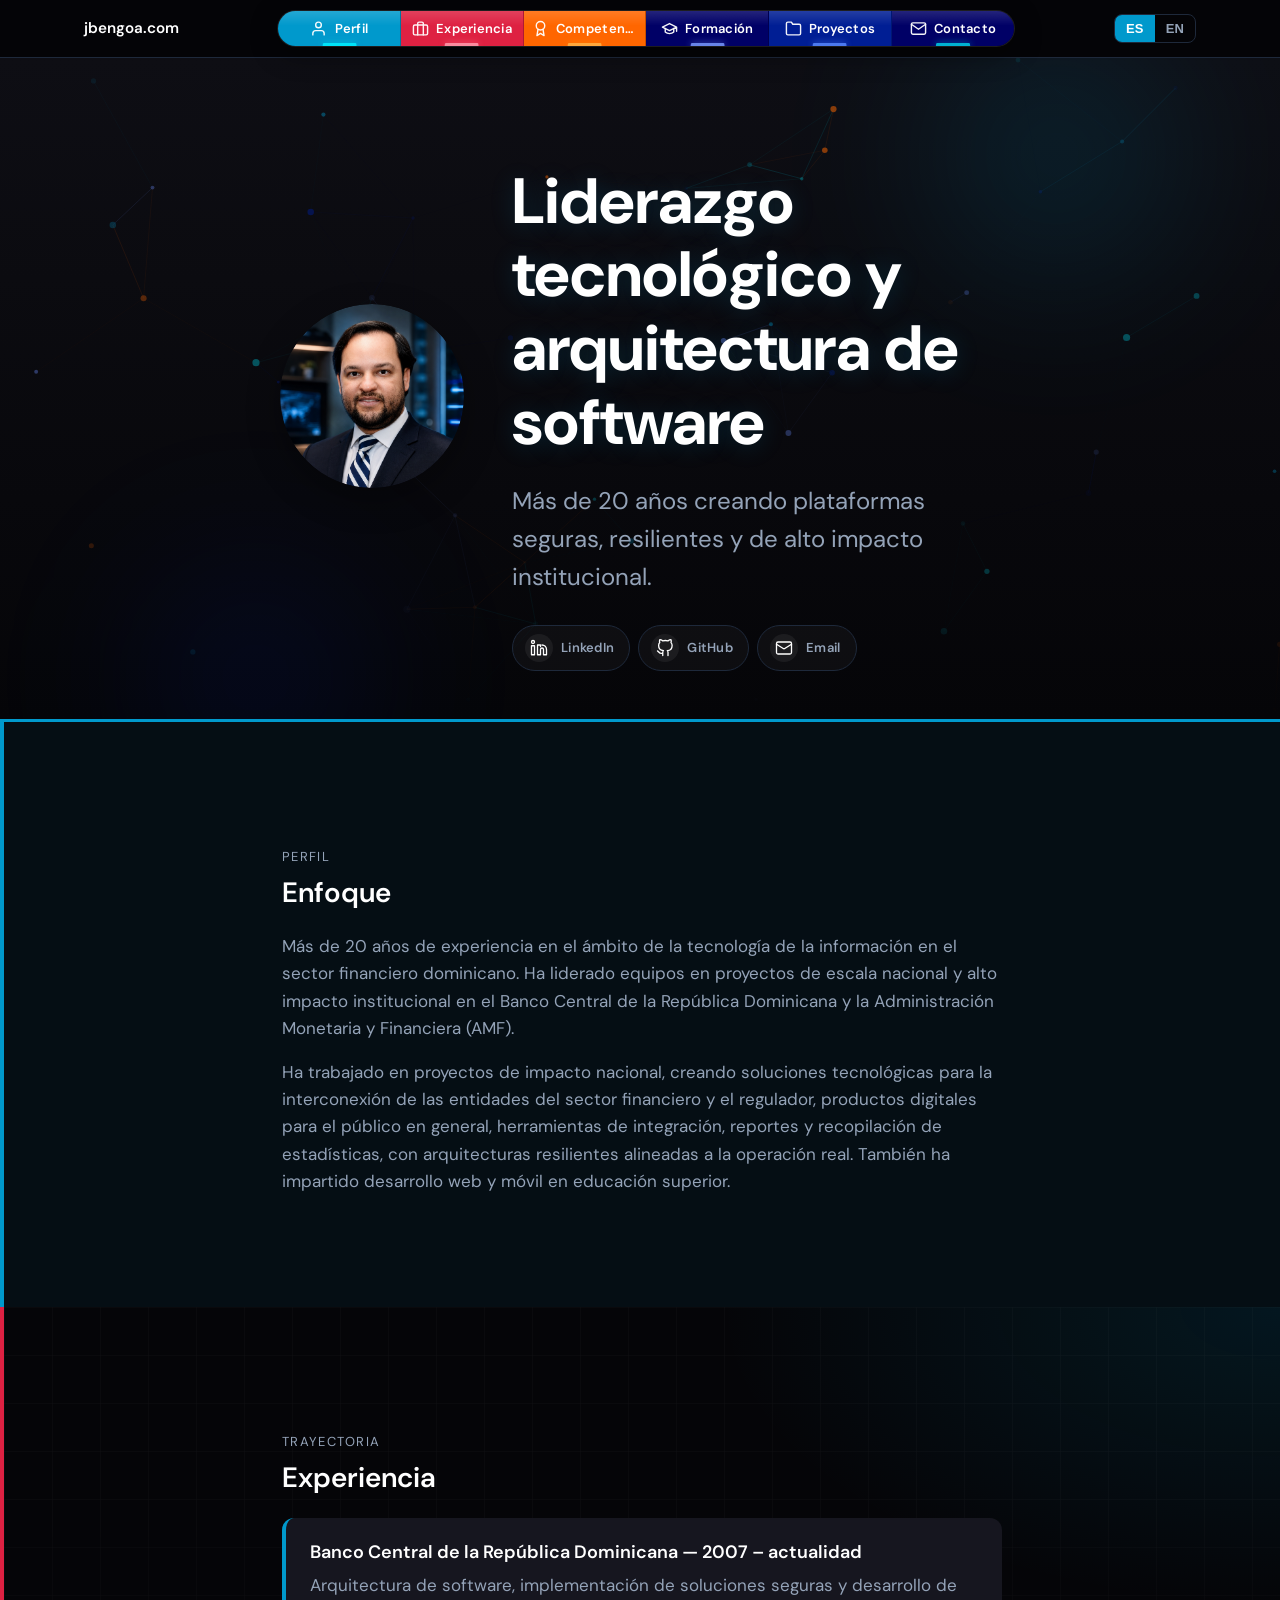
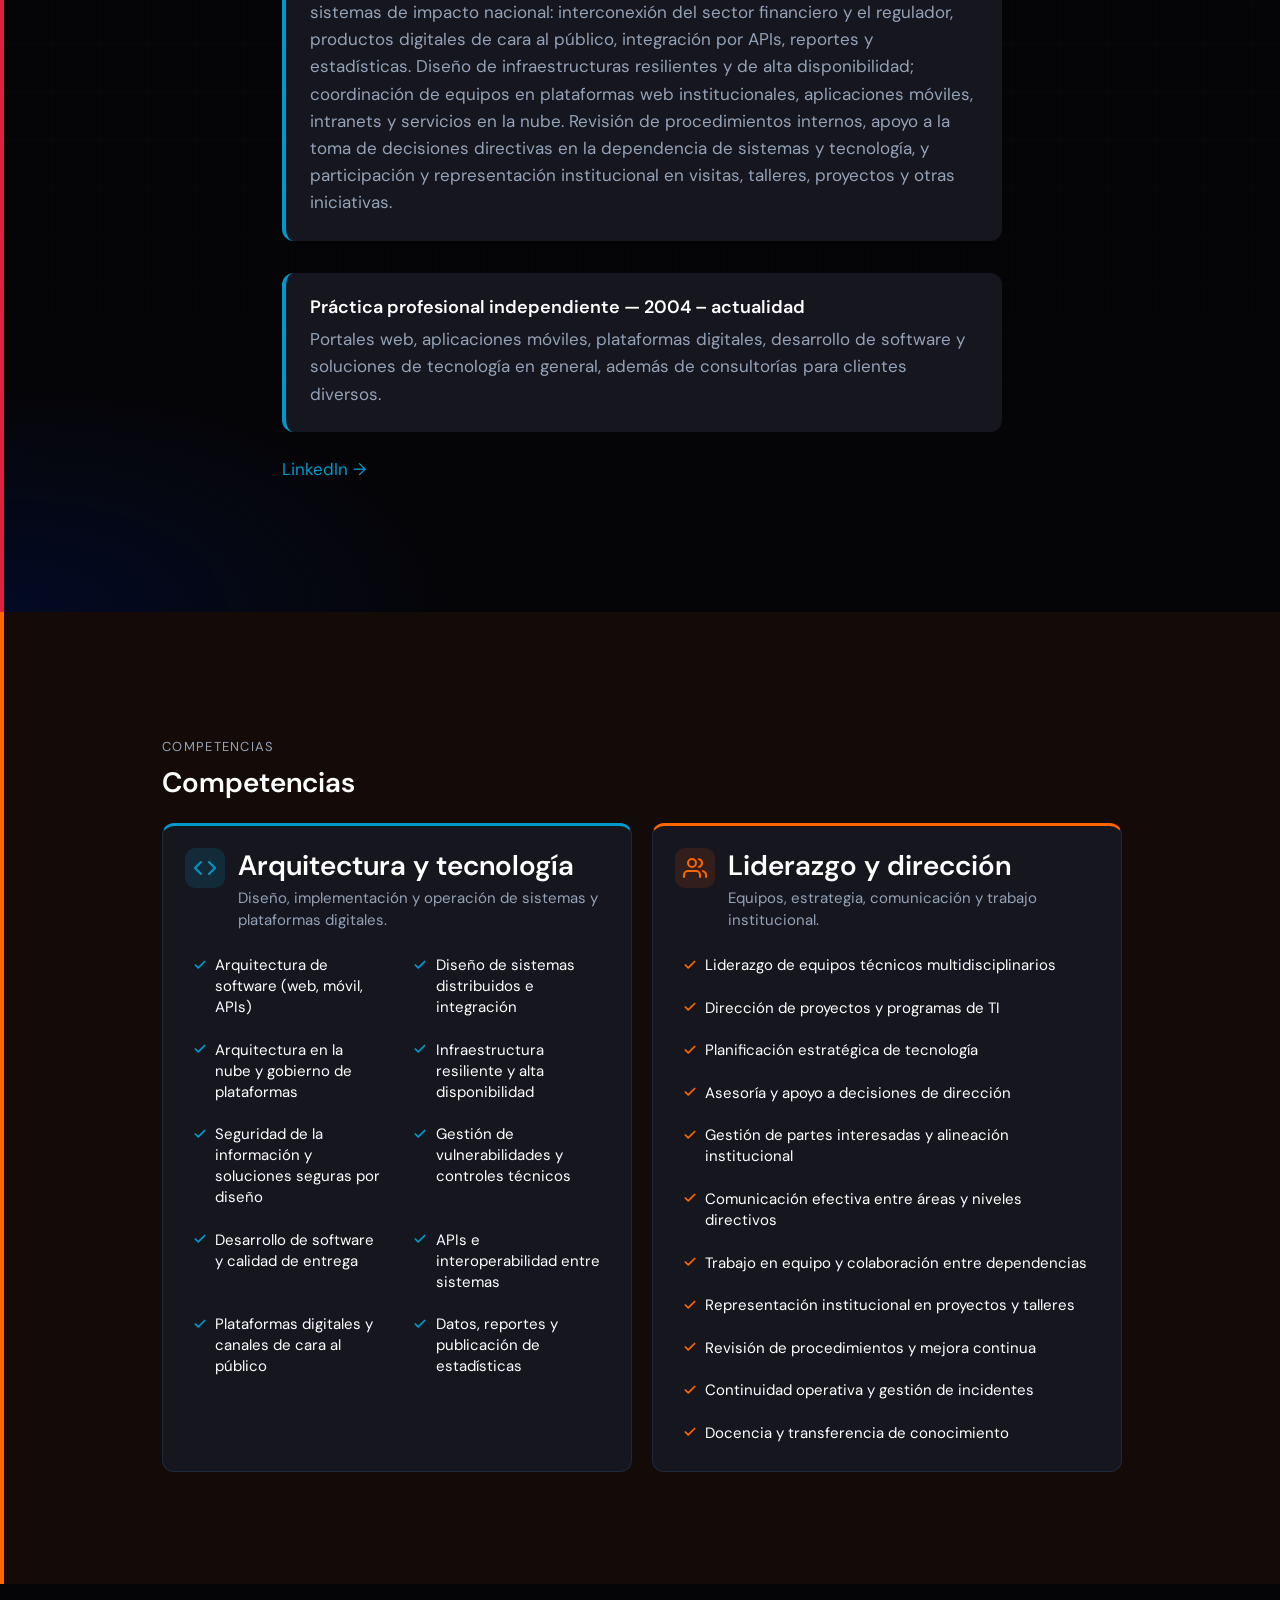
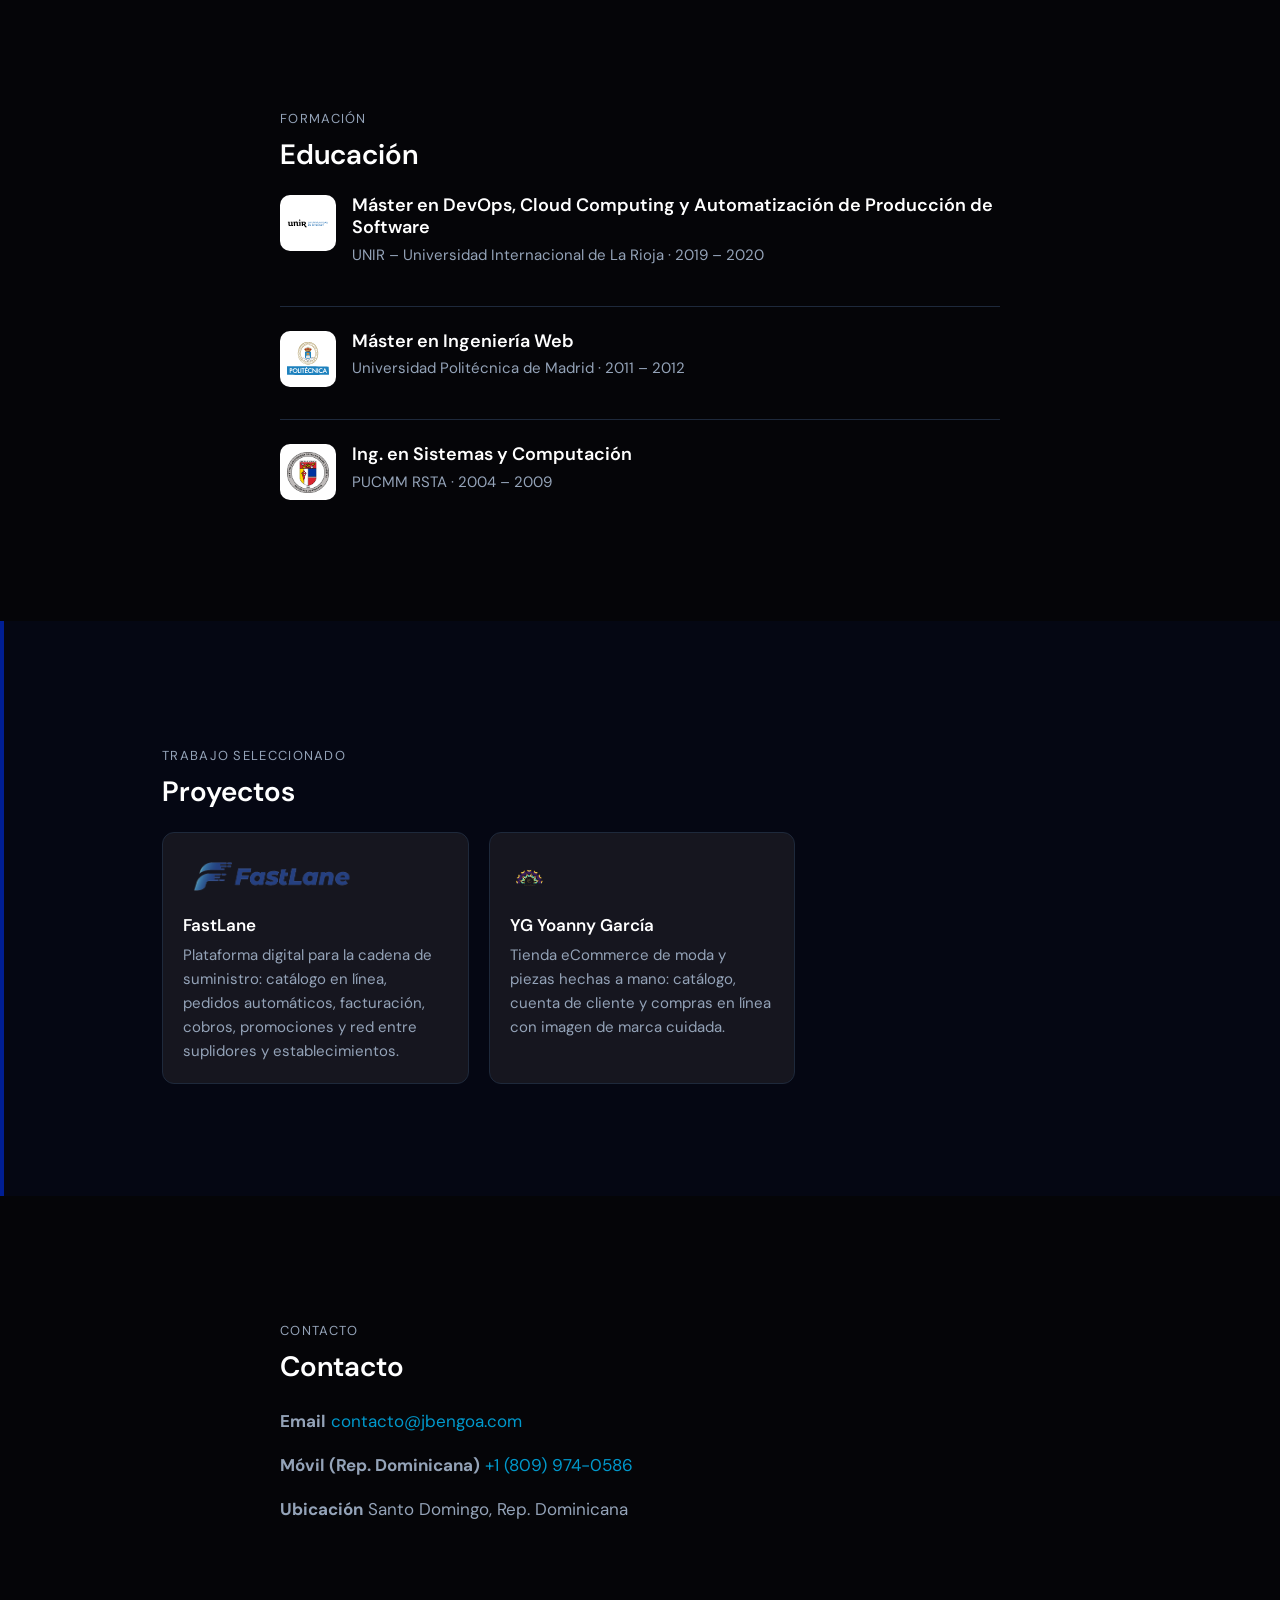
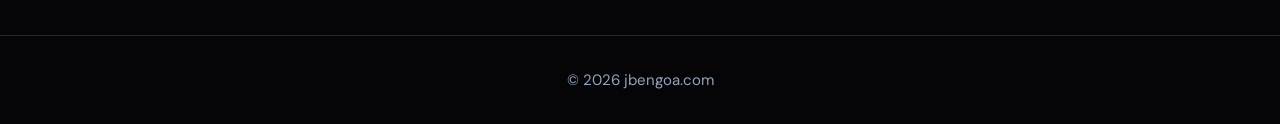
<file: index.html>
<!DOCTYPE html><html lang="es"> <head><meta charset="UTF-8"><meta name="viewport" content="width=device-width, initial-scale=1"><meta name="description" content="Más de 20 años creando plataformas seguras, resilientes y de alto impacto institucional."><link rel="icon" href="/favicon.ico" sizes="48x48"><link rel="icon" href="/favicon.svg" type="image/svg+xml"><link rel="icon" href="/favicon-32.png" type="image/png" sizes="32x32"><link rel="apple-touch-icon" href="/apple-touch-icon.png"><link rel="preconnect" href="https://fonts.googleapis.com"><link rel="preconnect" href="https://fonts.gstatic.com" crossorigin><link href="https://fonts.googleapis.com/css2?family=DM+Sans:ital,opsz,wght@0,9..40,400;0,9..40,500;0,9..40,600;0,9..40,700&family=JetBrains+Mono:wght@400;500&display=swap" rel="stylesheet"><title>jbengoa.com — Liderazgo tecnológico</title><link rel="stylesheet" href="/_assets/index.D1KBJrcn.css"></head> <body>  <nav class="topnav" aria-label="Navegación principal" data-nav data-astro-cid-j7pv25f6> <div class="container container--nav topnav__inner" data-astro-cid-j7pv25f6> <a href="/" class="topnav__brand" data-astro-cid-j7pv25f6>jbengoa.com</a> <div id="site-nav" class="topnav__menu" data-nav-menu data-astro-cid-j7pv25f6> <div class="topnav__menu-head" data-astro-cid-j7pv25f6> <p class="topnav__menu-label" data-astro-cid-j7pv25f6><span data-lang="es" data-astro-cid-j7pv25f6>Navegación</span><span data-lang="en" data-astro-cid-j7pv25f6>Navigation</span></p> <button type="button" class="topnav__close" data-nav-close data-astro-cid-j7pv25f6> <span class="visually-hidden" data-astro-cid-j7pv25f6><span data-lang="es" data-astro-cid-j7pv25f6>Cerrar menú</span><span data-lang="en" data-astro-cid-j7pv25f6>Close menu</span></span> <svg width="22" height="22" viewBox="0 0 24 24" fill="none" stroke="currentColor" stroke-width="2" stroke-linecap="round" aria-hidden="true" data-astro-cid-j7pv25f6><path d="M18 6 6 18M6 6l12 12" data-astro-cid-j7pv25f6></path></svg> </button> </div> <ul class="menu-blocks menu-blocks--rail" role="list" data-astro-cid-j7pv25f6> <li class="menu-blocks__segment" data-astro-cid-j7pv25f6> <a href="#why" class="menu-block menu-block--cyan" data-nav-link data-astro-cid-j7pv25f6> <span class="menu-block__icon" aria-hidden="true" data-astro-cid-j7pv25f6> <svg width="20" height="20" viewBox="0 0 24 24" fill="none" stroke="currentColor" stroke-width="2" stroke-linecap="round" stroke-linejoin="round" data-astro-cid-j7pv25f6><path d="M20 21v-2a4 4 0 0 0-4-4H8a4 4 0 0 0-4 4v2" data-astro-cid-j7pv25f6></path><circle cx="12" cy="7" r="4" data-astro-cid-j7pv25f6></circle></svg>      </span> <span class="menu-block__dot" aria-hidden="true" data-astro-cid-j7pv25f6></span> <span class="menu-block__label menu-block__label--full" data-astro-cid-j7pv25f6><span data-lang="es" data-astro-cid-j7pv25f6>Perfil</span><span data-lang="en" data-astro-cid-j7pv25f6>Profile</span></span> <span class="menu-block__label menu-block__label--short" aria-hidden="true" data-astro-cid-j7pv25f6><span data-lang="es" data-astro-cid-j7pv25f6>Perfil</span><span data-lang="en" data-astro-cid-j7pv25f6>Profile</span></span> </a> </li><li class="menu-blocks__segment" data-astro-cid-j7pv25f6> <a href="#experiencia" class="menu-block menu-block--red" data-nav-link data-astro-cid-j7pv25f6> <span class="menu-block__icon" aria-hidden="true" data-astro-cid-j7pv25f6>  <svg width="20" height="20" viewBox="0 0 24 24" fill="none" stroke="currentColor" stroke-width="2" stroke-linecap="round" stroke-linejoin="round" data-astro-cid-j7pv25f6><rect x="2" y="7" width="20" height="14" rx="2" data-astro-cid-j7pv25f6></rect><path d="M16 21V5a2 2 0 0 0-2-2h-4a2 2 0 0 0-2 2v16" data-astro-cid-j7pv25f6></path></svg>     </span> <span class="menu-block__dot" aria-hidden="true" data-astro-cid-j7pv25f6></span> <span class="menu-block__label menu-block__label--full" data-astro-cid-j7pv25f6><span data-lang="es" data-astro-cid-j7pv25f6>Experiencia</span><span data-lang="en" data-astro-cid-j7pv25f6>Experience</span></span> <span class="menu-block__label menu-block__label--short" aria-hidden="true" data-astro-cid-j7pv25f6><span data-lang="es" data-astro-cid-j7pv25f6>Exp.</span><span data-lang="en" data-astro-cid-j7pv25f6>Exp.</span></span> </a> </li><li class="menu-blocks__segment" data-astro-cid-j7pv25f6> <a href="#expertise" class="menu-block menu-block--orange" data-nav-link data-astro-cid-j7pv25f6> <span class="menu-block__icon" aria-hidden="true" data-astro-cid-j7pv25f6>   <svg width="20" height="20" viewBox="0 0 24 24" fill="none" stroke="currentColor" stroke-width="2" stroke-linecap="round" stroke-linejoin="round" data-astro-cid-j7pv25f6><circle cx="12" cy="8" r="6" data-astro-cid-j7pv25f6></circle><path d="M15.477 12.89 17 22l-5-3-5 3 1.523-9.11" data-astro-cid-j7pv25f6></path></svg>    </span> <span class="menu-block__dot" aria-hidden="true" data-astro-cid-j7pv25f6></span> <span class="menu-block__label menu-block__label--full" data-astro-cid-j7pv25f6><span data-lang="es" data-astro-cid-j7pv25f6>Competencias</span><span data-lang="en" data-astro-cid-j7pv25f6>Expertise</span></span> <span class="menu-block__label menu-block__label--short" aria-hidden="true" data-astro-cid-j7pv25f6><span data-lang="es" data-astro-cid-j7pv25f6>Comp.</span><span data-lang="en" data-astro-cid-j7pv25f6>Skills</span></span> </a> </li><li class="menu-blocks__segment" data-astro-cid-j7pv25f6> <a href="#educacion" class="menu-block menu-block--blue" data-nav-link data-astro-cid-j7pv25f6> <span class="menu-block__icon" aria-hidden="true" data-astro-cid-j7pv25f6>    <svg width="20" height="20" viewBox="0 0 24 24" fill="none" stroke="currentColor" stroke-width="2" stroke-linecap="round" stroke-linejoin="round" data-astro-cid-j7pv25f6><path d="M22 10v6M2 10l10-5 10 5-10 5z" data-astro-cid-j7pv25f6></path><path d="M6 12v5c3 3 9 3 12 0v-5" data-astro-cid-j7pv25f6></path></svg>   </span> <span class="menu-block__dot" aria-hidden="true" data-astro-cid-j7pv25f6></span> <span class="menu-block__label menu-block__label--full" data-astro-cid-j7pv25f6><span data-lang="es" data-astro-cid-j7pv25f6>Formación</span><span data-lang="en" data-astro-cid-j7pv25f6>Education</span></span> <span class="menu-block__label menu-block__label--short" aria-hidden="true" data-astro-cid-j7pv25f6><span data-lang="es" data-astro-cid-j7pv25f6>Form.</span><span data-lang="en" data-astro-cid-j7pv25f6>Educ.</span></span> </a> </li><li class="menu-blocks__segment" data-astro-cid-j7pv25f6> <a href="#proyectos" class="menu-block menu-block--blue-mid" data-nav-link data-astro-cid-j7pv25f6> <span class="menu-block__icon" aria-hidden="true" data-astro-cid-j7pv25f6>     <svg width="20" height="20" viewBox="0 0 24 24" fill="none" stroke="currentColor" stroke-width="2" stroke-linecap="round" stroke-linejoin="round" data-astro-cid-j7pv25f6><path d="M22 19a2 2 0 0 1-2 2H4a2 2 0 0 1-2-2V5a2 2 0 0 1 2-2h5l2 3h9a2 2 0 0 1 2 2z" data-astro-cid-j7pv25f6></path></svg>  </span> <span class="menu-block__dot" aria-hidden="true" data-astro-cid-j7pv25f6></span> <span class="menu-block__label menu-block__label--full" data-astro-cid-j7pv25f6><span data-lang="es" data-astro-cid-j7pv25f6>Proyectos</span><span data-lang="en" data-astro-cid-j7pv25f6>Projects</span></span> <span class="menu-block__label menu-block__label--short" aria-hidden="true" data-astro-cid-j7pv25f6><span data-lang="es" data-astro-cid-j7pv25f6>Proy.</span><span data-lang="en" data-astro-cid-j7pv25f6>Proj.</span></span> </a> </li><li class="menu-blocks__segment" data-astro-cid-j7pv25f6> <a href="#contacto" class="menu-block menu-block--blue-dark" data-nav-link data-astro-cid-j7pv25f6> <span class="menu-block__icon" aria-hidden="true" data-astro-cid-j7pv25f6>      <svg width="20" height="20" viewBox="0 0 24 24" fill="none" stroke="currentColor" stroke-width="2" stroke-linecap="round" stroke-linejoin="round" data-astro-cid-j7pv25f6><path d="M4 4h16c1.1 0 2 .9 2 2v12c0 1.1-.9 2-2 2H4c-1.1 0-2-.9-2-2V6c0-1.1.9-2 2-2z" data-astro-cid-j7pv25f6></path><polyline points="22,6 12,13 2,6" data-astro-cid-j7pv25f6></polyline></svg> </span> <span class="menu-block__dot" aria-hidden="true" data-astro-cid-j7pv25f6></span> <span class="menu-block__label menu-block__label--full" data-astro-cid-j7pv25f6><span data-lang="es" data-astro-cid-j7pv25f6>Contacto</span><span data-lang="en" data-astro-cid-j7pv25f6>Contact</span></span> <span class="menu-block__label menu-block__label--short" aria-hidden="true" data-astro-cid-j7pv25f6><span data-lang="es" data-astro-cid-j7pv25f6>Contacto</span><span data-lang="en" data-astro-cid-j7pv25f6>Contact</span></span> </a> </li> </ul> </div> <div class="topnav__controls" data-astro-cid-j7pv25f6> <div class="lang-toggle" role="group" aria-label="Idioma / Language" data-astro-cid-j7pv25f6> <button type="button" class="lang-toggle__btn lang-toggle__btn--es" data-set-lang="es" aria-pressed="true" data-astro-cid-j7pv25f6>ES</button> <button type="button" class="lang-toggle__btn lang-toggle__btn--en" data-set-lang="en" aria-pressed="false" data-astro-cid-j7pv25f6>EN</button> </div> <button type="button" class="topnav__toggle" data-nav-toggle aria-expanded="false" aria-controls="site-nav" data-astro-cid-j7pv25f6> <span class="visually-hidden" data-astro-cid-j7pv25f6><span data-lang="es" data-astro-cid-j7pv25f6>Abrir menú</span><span data-lang="en" data-astro-cid-j7pv25f6>Open menu</span></span> <span class="topnav__burger" aria-hidden="true" data-astro-cid-j7pv25f6></span> </button> </div> </div> </nav> <button type="button" class="topnav__overlay" data-nav-overlay hidden aria-label="Cerrar menú" data-astro-cid-j7pv25f6> <span class="visually-hidden" data-astro-cid-j7pv25f6><span data-lang="es" data-astro-cid-j7pv25f6>Cerrar menú</span><span data-lang="en" data-astro-cid-j7pv25f6>Close menu</span></span> </button> <div class="topnav-spacer" aria-hidden="true" data-astro-cid-j7pv25f6></div> <header class="hero section hero--accent" data-astro-cid-j7pv25f6> <div class="hero__bg" aria-hidden="true" data-astro-cid-j7pv25f6> <canvas class="hero__neural" data-hero-neural data-astro-cid-j7pv25f6></canvas> <div class="hero__glow hero__glow--cyan" data-astro-cid-j7pv25f6></div> <div class="hero__glow hero__glow--blue" data-astro-cid-j7pv25f6></div> </div> <div class="container hero__grid" data-astro-cid-j7pv25f6> <div class="hero__portrait" data-astro-cid-j7pv25f6> <div class="hero__portrait-ring" data-astro-cid-j7pv25f6> <span class="hero__initials" aria-hidden="true" data-astro-cid-j7pv25f6>JB</span> <img class="hero__photo" src="/images/profile/9ab41bba-05d3-4a73-ab3b-d4734902a74d.png" alt="Juan Antonio Bengoa Torres" width="280" height="280" loading="eager" decoding="async" onerror="this.remove()" data-astro-cid-j7pv25f6> </div> </div> <div class="hero__content" data-astro-cid-j7pv25f6> <h1 class="hero__headline" data-astro-cid-j7pv25f6><span data-lang="es" data-astro-cid-j7pv25f6>Liderazgo tecnológico y arquitectura de software</span><span data-lang="en" data-astro-cid-j7pv25f6>Technology leadership &amp; software architecture</span></h1> <p class="hero__tagline" data-astro-cid-j7pv25f6><span data-lang="es" data-astro-cid-j7pv25f6>Más de 20 años creando plataformas seguras, resilientes y de alto impacto institucional.</span><span data-lang="en" data-astro-cid-j7pv25f6>Over 20 years creating secure, resilient platforms with institutional impact.</span></p> <nav class="hero__nav" aria-label="Enlaces principales" data-astro-cid-j7pv25f6> <a href="https://www.linkedin.com/in/jbengoa" class="hero-social" target="_blank" rel="noopener noreferrer" data-astro-cid-j7pv25f6> <span class="hero-social__icon" aria-hidden="true" data-astro-cid-j7pv25f6> <svg width="18" height="18" viewBox="0 0 24 24" fill="none" stroke="currentColor" stroke-width="1.75" stroke-linecap="round" stroke-linejoin="round" data-astro-cid-j7pv25f6><path d="M16 8a6 6 0 0 1 6 6v7h-4v-7a2 2 0 0 0-4 0v7h-4v-13h4v2" data-astro-cid-j7pv25f6></path><rect x="2" y="9" width="4" height="12" data-astro-cid-j7pv25f6></rect><circle cx="4" cy="4" r="2" data-astro-cid-j7pv25f6></circle></svg>   </span> <span class="hero-social__label" data-astro-cid-j7pv25f6><span data-lang="es" data-astro-cid-j7pv25f6>LinkedIn</span><span data-lang="en" data-astro-cid-j7pv25f6>LinkedIn</span></span> </a><a href="https://github.com/jbengoa" class="hero-social" target="_blank" rel="noopener noreferrer" data-astro-cid-j7pv25f6> <span class="hero-social__icon" aria-hidden="true" data-astro-cid-j7pv25f6>  <svg width="18" height="18" viewBox="0 0 24 24" fill="none" stroke="currentColor" stroke-width="1.75" stroke-linecap="round" stroke-linejoin="round" data-astro-cid-j7pv25f6><path d="M9 19c-5 1.5-5-2.5-7-3m14 6v-3.87a3.37 3.37 0 0 0-.94-2.61c3.14-.35 6.44-1.54 6.44-7A5.44 5.44 0 0 0 20 4.77 5.07 5.07 0 0 0 19.91 1S18.73.65 16 2.48a13.38 13.38 0 0 0-7 0C6.27.65 5.09 1 5.09 1A5.07 5.07 0 0 0 5 4.77a5.44 5.44 0 0 0-1.5 3.78c0 5.42 3.3 6.61 6.44 7A3.37 3.37 0 0 0 9 18.13V22" data-astro-cid-j7pv25f6></path></svg>  </span> <span class="hero-social__label" data-astro-cid-j7pv25f6><span data-lang="es" data-astro-cid-j7pv25f6>GitHub</span><span data-lang="en" data-astro-cid-j7pv25f6>GitHub</span></span> </a><a href="mailto:contacto@jbengoa.com" class="hero-social" data-astro-cid-j7pv25f6> <span class="hero-social__icon" aria-hidden="true" data-astro-cid-j7pv25f6>   <svg width="18" height="18" viewBox="0 0 24 24" fill="none" stroke="currentColor" stroke-width="1.75" stroke-linecap="round" stroke-linejoin="round" data-astro-cid-j7pv25f6><rect x="2" y="4" width="20" height="16" rx="2" data-astro-cid-j7pv25f6></rect><path d="m22 7-8.97 5.7a1.94 1.94 0 0 1-2.06 0L2 7" data-astro-cid-j7pv25f6></path></svg> </span> <span class="hero-social__label" data-astro-cid-j7pv25f6><span data-lang="es" data-astro-cid-j7pv25f6>Email</span><span data-lang="en" data-astro-cid-j7pv25f6>Email</span></span> </a> </nav> </div> </div> </header> <main data-astro-cid-j7pv25f6> <section class="section section--accent-cyan" id="why" aria-labelledby="why-heading" data-astro-cid-j7pv25f6> <div class="container" data-astro-cid-j7pv25f6> <p class="section__label" data-astro-cid-j7pv25f6><span data-lang="es" data-astro-cid-j7pv25f6>Perfil</span><span data-lang="en" data-astro-cid-j7pv25f6>Profile</span></p> <h2 id="why-heading" data-astro-cid-j7pv25f6><span data-lang="es" data-astro-cid-j7pv25f6>Enfoque</span><span data-lang="en" data-astro-cid-j7pv25f6>Focus</span></h2> <div class="why__points" data-astro-cid-j7pv25f6> <p data-astro-cid-j7pv25f6><span data-lang="es" data-astro-cid-j7pv25f6>Más de 20 años de experiencia en el ámbito de la tecnología de la información en el sector financiero dominicano. Ha liderado equipos en proyectos de escala nacional y alto impacto institucional en el Banco Central de la República Dominicana y la Administración Monetaria y Financiera (AMF).</span><span data-lang="en" data-astro-cid-j7pv25f6>More than 20 years of experience in information technology within the Dominican financial sector. Has led teams on nationally scoped, high-impact institutional projects at the Central Bank of the Dominican Republic and the Monetary and Financial Administration (AMF).</span></p><p data-astro-cid-j7pv25f6><span data-lang="es" data-astro-cid-j7pv25f6>Ha trabajado en proyectos de impacto nacional, creando soluciones tecnológicas para la interconexión de las entidades del sector financiero y el regulador, productos digitales para el público en general, herramientas de integración, reportes y recopilación de estadísticas, con arquitecturas resilientes alineadas a la operación real. También ha impartido desarrollo web y móvil en educación superior.</span><span data-lang="en" data-astro-cid-j7pv25f6>Has worked on nationally impactful projects, building technology solutions to interconnect financial-sector entities and the regulator, digital products for the general public, integration tooling, reporting, and statistics collection, through resilient architectures aligned with real-world operations. Has also taught web and mobile development in higher education.</span></p> </div> </div> </section> <section class="section section--experience" id="experiencia" aria-labelledby="experiencia-heading" data-astro-cid-j7pv25f6> <div class="section--experience__bg" aria-hidden="true" data-astro-cid-j7pv25f6></div> <div class="container section--experience__content" data-astro-cid-j7pv25f6> <p class="section__label" data-astro-cid-j7pv25f6><span data-lang="es" data-astro-cid-j7pv25f6>Trayectoria</span><span data-lang="en" data-astro-cid-j7pv25f6>Path</span></p> <h2 id="experiencia-heading" data-astro-cid-j7pv25f6><span data-lang="es" data-astro-cid-j7pv25f6>Experiencia</span><span data-lang="en" data-astro-cid-j7pv25f6>Experience</span></h2> <ul class="exp-list" data-astro-cid-j7pv25f6> <li class="exp-item exp-item--accent" data-astro-cid-j7pv25f6> <div class="exp-item__header" data-astro-cid-j7pv25f6> <h3 data-astro-cid-j7pv25f6><span data-lang="es" data-astro-cid-j7pv25f6>Banco Central de la República Dominicana — 2007 – actualidad</span><span data-lang="en" data-astro-cid-j7pv25f6>Central Bank of the Dominican Republic — 2007 – present</span></h3> </div> <p class="exp-item__desc" data-astro-cid-j7pv25f6><span data-lang="es" data-astro-cid-j7pv25f6>Arquitectura de software, implementación de soluciones seguras y desarrollo de sistemas de impacto nacional: interconexión del sector financiero y el regulador, productos digitales de cara al público, integración por APIs, reportes y estadísticas. Diseño de infraestructuras resilientes y de alta disponibilidad; coordinación de equipos en plataformas web institucionales, aplicaciones móviles, intranets y servicios en la nube. Revisión de procedimientos internos, apoyo a la toma de decisiones directivas en la dependencia de sistemas y tecnología, y participación y representación institucional en visitas, talleres, proyectos y otras iniciativas.</span><span data-lang="en" data-astro-cid-j7pv25f6>Software architecture, secure solution delivery, and development of nationally impactful systems: financial-sector interconnect with the supervisor, public-facing digital products, API integration, reporting, and statistics. Design of resilient, highly available infrastructure; team coordination across institutional web platforms, mobile applications, intranets, and cloud services. Review of internal procedures, support for leadership decision-making in the systems and technology unit, and institutional participation and representation in visits, workshops, projects, and related initiatives.</span></p> </li><li class="exp-item exp-item--accent" data-astro-cid-j7pv25f6> <div class="exp-item__header" data-astro-cid-j7pv25f6> <h3 data-astro-cid-j7pv25f6><span data-lang="es" data-astro-cid-j7pv25f6>Práctica profesional independiente — 2004 – actualidad</span><span data-lang="en" data-astro-cid-j7pv25f6>Independent professional practice — 2004 – present</span></h3> </div> <p class="exp-item__desc" data-astro-cid-j7pv25f6><span data-lang="es" data-astro-cid-j7pv25f6>Portales web, aplicaciones móviles, plataformas digitales, desarrollo de software y soluciones de tecnología en general, además de consultorías para clientes diversos.</span><span data-lang="en" data-astro-cid-j7pv25f6>Web portals, mobile applications, digital platforms, software development, and technology solutions in general, along with consulting engagements for a range of clients.</span></p> </li> </ul> <p class="experience__linkedin" data-astro-cid-j7pv25f6> <a href="https://www.linkedin.com/in/jbengoa" target="_blank" rel="noopener noreferrer" data-astro-cid-j7pv25f6><span data-lang="es" data-astro-cid-j7pv25f6>LinkedIn →</span><span data-lang="en" data-astro-cid-j7pv25f6>LinkedIn →</span></a> </p> </div> </section> <section class="section section--accent-orange" id="expertise" aria-labelledby="expertise-heading" data-astro-cid-j7pv25f6> <div class="container container--wide" data-astro-cid-j7pv25f6> <p class="section__label" data-astro-cid-j7pv25f6><span data-lang="es" data-astro-cid-j7pv25f6>Competencias</span><span data-lang="en" data-astro-cid-j7pv25f6>Expertise</span></p> <h2 id="expertise-heading" data-astro-cid-j7pv25f6><span data-lang="es" data-astro-cid-j7pv25f6>Competencias</span><span data-lang="en" data-astro-cid-j7pv25f6>Expertise</span></h2> <div class="competency-grid" data-astro-cid-j7pv25f6> <article class="skill-group skill-group--technical" data-astro-cid-j7pv25f6> <header class="skill-group__header" data-astro-cid-j7pv25f6> <span class="skill-group__icon" aria-hidden="true" data-astro-cid-j7pv25f6> <svg width="24" height="24" viewBox="0 0 24 24" fill="none" stroke="currentColor" stroke-width="2" stroke-linecap="round" stroke-linejoin="round" data-astro-cid-j7pv25f6><polyline points="16 18 22 12 16 6" data-astro-cid-j7pv25f6></polyline><polyline points="8 6 2 12 8 18" data-astro-cid-j7pv25f6></polyline></svg> </span> <div class="skill-group__titles" data-astro-cid-j7pv25f6> <h3 class="skill-group__title" data-astro-cid-j7pv25f6><span data-lang="es" data-astro-cid-j7pv25f6>Arquitectura y tecnología</span><span data-lang="en" data-astro-cid-j7pv25f6>Architecture &amp; technology</span></h3> <p class="skill-group__desc" data-astro-cid-j7pv25f6><span data-lang="es" data-astro-cid-j7pv25f6>Diseño, implementación y operación de sistemas y plataformas digitales.</span><span data-lang="en" data-astro-cid-j7pv25f6>Design, implementation, and operations of systems and digital platforms.</span></p> </div> </header> <ul class="skill-group__list" data-astro-cid-j7pv25f6> <li class="skill-group__item" data-astro-cid-j7pv25f6> <span class="skill-group__mark" aria-hidden="true" data-astro-cid-j7pv25f6> <svg width="14" height="14" viewBox="0 0 24 24" fill="none" stroke="currentColor" stroke-width="3" stroke-linecap="round" stroke-linejoin="round" data-astro-cid-j7pv25f6><polyline points="20 6 9 17 4 12" data-astro-cid-j7pv25f6></polyline></svg> </span> <span class="skill-group__label" data-astro-cid-j7pv25f6><span data-lang="es" data-astro-cid-j7pv25f6>Arquitectura de software (web, móvil, APIs)</span><span data-lang="en" data-astro-cid-j7pv25f6>Software architecture (web, mobile, APIs)</span></span> </li><li class="skill-group__item" data-astro-cid-j7pv25f6> <span class="skill-group__mark" aria-hidden="true" data-astro-cid-j7pv25f6> <svg width="14" height="14" viewBox="0 0 24 24" fill="none" stroke="currentColor" stroke-width="3" stroke-linecap="round" stroke-linejoin="round" data-astro-cid-j7pv25f6><polyline points="20 6 9 17 4 12" data-astro-cid-j7pv25f6></polyline></svg> </span> <span class="skill-group__label" data-astro-cid-j7pv25f6><span data-lang="es" data-astro-cid-j7pv25f6>Diseño de sistemas distribuidos e integración</span><span data-lang="en" data-astro-cid-j7pv25f6>Distributed systems design and integration</span></span> </li><li class="skill-group__item" data-astro-cid-j7pv25f6> <span class="skill-group__mark" aria-hidden="true" data-astro-cid-j7pv25f6> <svg width="14" height="14" viewBox="0 0 24 24" fill="none" stroke="currentColor" stroke-width="3" stroke-linecap="round" stroke-linejoin="round" data-astro-cid-j7pv25f6><polyline points="20 6 9 17 4 12" data-astro-cid-j7pv25f6></polyline></svg> </span> <span class="skill-group__label" data-astro-cid-j7pv25f6><span data-lang="es" data-astro-cid-j7pv25f6>Arquitectura en la nube y gobierno de plataformas</span><span data-lang="en" data-astro-cid-j7pv25f6>Cloud architecture and platform governance</span></span> </li><li class="skill-group__item" data-astro-cid-j7pv25f6> <span class="skill-group__mark" aria-hidden="true" data-astro-cid-j7pv25f6> <svg width="14" height="14" viewBox="0 0 24 24" fill="none" stroke="currentColor" stroke-width="3" stroke-linecap="round" stroke-linejoin="round" data-astro-cid-j7pv25f6><polyline points="20 6 9 17 4 12" data-astro-cid-j7pv25f6></polyline></svg> </span> <span class="skill-group__label" data-astro-cid-j7pv25f6><span data-lang="es" data-astro-cid-j7pv25f6>Infraestructura resiliente y alta disponibilidad</span><span data-lang="en" data-astro-cid-j7pv25f6>Resilient infrastructure and high availability</span></span> </li><li class="skill-group__item" data-astro-cid-j7pv25f6> <span class="skill-group__mark" aria-hidden="true" data-astro-cid-j7pv25f6> <svg width="14" height="14" viewBox="0 0 24 24" fill="none" stroke="currentColor" stroke-width="3" stroke-linecap="round" stroke-linejoin="round" data-astro-cid-j7pv25f6><polyline points="20 6 9 17 4 12" data-astro-cid-j7pv25f6></polyline></svg> </span> <span class="skill-group__label" data-astro-cid-j7pv25f6><span data-lang="es" data-astro-cid-j7pv25f6>Seguridad de la información y soluciones seguras por diseño</span><span data-lang="en" data-astro-cid-j7pv25f6>Information security and secure-by-design solutions</span></span> </li><li class="skill-group__item" data-astro-cid-j7pv25f6> <span class="skill-group__mark" aria-hidden="true" data-astro-cid-j7pv25f6> <svg width="14" height="14" viewBox="0 0 24 24" fill="none" stroke="currentColor" stroke-width="3" stroke-linecap="round" stroke-linejoin="round" data-astro-cid-j7pv25f6><polyline points="20 6 9 17 4 12" data-astro-cid-j7pv25f6></polyline></svg> </span> <span class="skill-group__label" data-astro-cid-j7pv25f6><span data-lang="es" data-astro-cid-j7pv25f6>Gestión de vulnerabilidades y controles técnicos</span><span data-lang="en" data-astro-cid-j7pv25f6>Vulnerability management and technical controls</span></span> </li><li class="skill-group__item" data-astro-cid-j7pv25f6> <span class="skill-group__mark" aria-hidden="true" data-astro-cid-j7pv25f6> <svg width="14" height="14" viewBox="0 0 24 24" fill="none" stroke="currentColor" stroke-width="3" stroke-linecap="round" stroke-linejoin="round" data-astro-cid-j7pv25f6><polyline points="20 6 9 17 4 12" data-astro-cid-j7pv25f6></polyline></svg> </span> <span class="skill-group__label" data-astro-cid-j7pv25f6><span data-lang="es" data-astro-cid-j7pv25f6>Desarrollo de software y calidad de entrega</span><span data-lang="en" data-astro-cid-j7pv25f6>Software development and delivery quality</span></span> </li><li class="skill-group__item" data-astro-cid-j7pv25f6> <span class="skill-group__mark" aria-hidden="true" data-astro-cid-j7pv25f6> <svg width="14" height="14" viewBox="0 0 24 24" fill="none" stroke="currentColor" stroke-width="3" stroke-linecap="round" stroke-linejoin="round" data-astro-cid-j7pv25f6><polyline points="20 6 9 17 4 12" data-astro-cid-j7pv25f6></polyline></svg> </span> <span class="skill-group__label" data-astro-cid-j7pv25f6><span data-lang="es" data-astro-cid-j7pv25f6>APIs e interoperabilidad entre sistemas</span><span data-lang="en" data-astro-cid-j7pv25f6>APIs and cross-system interoperability</span></span> </li><li class="skill-group__item" data-astro-cid-j7pv25f6> <span class="skill-group__mark" aria-hidden="true" data-astro-cid-j7pv25f6> <svg width="14" height="14" viewBox="0 0 24 24" fill="none" stroke="currentColor" stroke-width="3" stroke-linecap="round" stroke-linejoin="round" data-astro-cid-j7pv25f6><polyline points="20 6 9 17 4 12" data-astro-cid-j7pv25f6></polyline></svg> </span> <span class="skill-group__label" data-astro-cid-j7pv25f6><span data-lang="es" data-astro-cid-j7pv25f6>Plataformas digitales y canales de cara al público</span><span data-lang="en" data-astro-cid-j7pv25f6>Digital platforms and public-facing channels</span></span> </li><li class="skill-group__item" data-astro-cid-j7pv25f6> <span class="skill-group__mark" aria-hidden="true" data-astro-cid-j7pv25f6> <svg width="14" height="14" viewBox="0 0 24 24" fill="none" stroke="currentColor" stroke-width="3" stroke-linecap="round" stroke-linejoin="round" data-astro-cid-j7pv25f6><polyline points="20 6 9 17 4 12" data-astro-cid-j7pv25f6></polyline></svg> </span> <span class="skill-group__label" data-astro-cid-j7pv25f6><span data-lang="es" data-astro-cid-j7pv25f6>Datos, reportes y publicación de estadísticas</span><span data-lang="en" data-astro-cid-j7pv25f6>Data, reporting, and statistics publication</span></span> </li> </ul> </article><article class="skill-group skill-group--leadership" data-astro-cid-j7pv25f6> <header class="skill-group__header" data-astro-cid-j7pv25f6> <span class="skill-group__icon" aria-hidden="true" data-astro-cid-j7pv25f6> <svg width="24" height="24" viewBox="0 0 24 24" fill="none" stroke="currentColor" stroke-width="2" stroke-linecap="round" stroke-linejoin="round" data-astro-cid-j7pv25f6><path d="M17 21v-2a4 4 0 0 0-4-4H5a4 4 0 0 0-4 4v2" data-astro-cid-j7pv25f6></path><circle cx="9" cy="7" r="4" data-astro-cid-j7pv25f6></circle><path d="M23 21v-2a4 4 0 0 0-3-3.87" data-astro-cid-j7pv25f6></path><path d="M16 3.13a4 4 0 0 1 0 7.75" data-astro-cid-j7pv25f6></path></svg> </span> <div class="skill-group__titles" data-astro-cid-j7pv25f6> <h3 class="skill-group__title" data-astro-cid-j7pv25f6><span data-lang="es" data-astro-cid-j7pv25f6>Liderazgo y dirección</span><span data-lang="en" data-astro-cid-j7pv25f6>Leadership &amp; direction</span></h3> <p class="skill-group__desc" data-astro-cid-j7pv25f6><span data-lang="es" data-astro-cid-j7pv25f6>Equipos, estrategia, comunicación y trabajo institucional.</span><span data-lang="en" data-astro-cid-j7pv25f6>Teams, strategy, communication, and institutional engagement.</span></p> </div> </header> <ul class="skill-group__list" data-astro-cid-j7pv25f6> <li class="skill-group__item" data-astro-cid-j7pv25f6> <span class="skill-group__mark" aria-hidden="true" data-astro-cid-j7pv25f6> <svg width="14" height="14" viewBox="0 0 24 24" fill="none" stroke="currentColor" stroke-width="3" stroke-linecap="round" stroke-linejoin="round" data-astro-cid-j7pv25f6><polyline points="20 6 9 17 4 12" data-astro-cid-j7pv25f6></polyline></svg> </span> <span class="skill-group__label" data-astro-cid-j7pv25f6><span data-lang="es" data-astro-cid-j7pv25f6>Liderazgo de equipos técnicos multidisciplinarios</span><span data-lang="en" data-astro-cid-j7pv25f6>Leadership of multidisciplinary technical teams</span></span> </li><li class="skill-group__item" data-astro-cid-j7pv25f6> <span class="skill-group__mark" aria-hidden="true" data-astro-cid-j7pv25f6> <svg width="14" height="14" viewBox="0 0 24 24" fill="none" stroke="currentColor" stroke-width="3" stroke-linecap="round" stroke-linejoin="round" data-astro-cid-j7pv25f6><polyline points="20 6 9 17 4 12" data-astro-cid-j7pv25f6></polyline></svg> </span> <span class="skill-group__label" data-astro-cid-j7pv25f6><span data-lang="es" data-astro-cid-j7pv25f6>Dirección de proyectos y programas de TI</span><span data-lang="en" data-astro-cid-j7pv25f6>IT project and program direction</span></span> </li><li class="skill-group__item" data-astro-cid-j7pv25f6> <span class="skill-group__mark" aria-hidden="true" data-astro-cid-j7pv25f6> <svg width="14" height="14" viewBox="0 0 24 24" fill="none" stroke="currentColor" stroke-width="3" stroke-linecap="round" stroke-linejoin="round" data-astro-cid-j7pv25f6><polyline points="20 6 9 17 4 12" data-astro-cid-j7pv25f6></polyline></svg> </span> <span class="skill-group__label" data-astro-cid-j7pv25f6><span data-lang="es" data-astro-cid-j7pv25f6>Planificación estratégica de tecnología</span><span data-lang="en" data-astro-cid-j7pv25f6>Technology strategic planning</span></span> </li><li class="skill-group__item" data-astro-cid-j7pv25f6> <span class="skill-group__mark" aria-hidden="true" data-astro-cid-j7pv25f6> <svg width="14" height="14" viewBox="0 0 24 24" fill="none" stroke="currentColor" stroke-width="3" stroke-linecap="round" stroke-linejoin="round" data-astro-cid-j7pv25f6><polyline points="20 6 9 17 4 12" data-astro-cid-j7pv25f6></polyline></svg> </span> <span class="skill-group__label" data-astro-cid-j7pv25f6><span data-lang="es" data-astro-cid-j7pv25f6>Asesoría y apoyo a decisiones de dirección</span><span data-lang="en" data-astro-cid-j7pv25f6>Executive advisory and decision support</span></span> </li><li class="skill-group__item" data-astro-cid-j7pv25f6> <span class="skill-group__mark" aria-hidden="true" data-astro-cid-j7pv25f6> <svg width="14" height="14" viewBox="0 0 24 24" fill="none" stroke="currentColor" stroke-width="3" stroke-linecap="round" stroke-linejoin="round" data-astro-cid-j7pv25f6><polyline points="20 6 9 17 4 12" data-astro-cid-j7pv25f6></polyline></svg> </span> <span class="skill-group__label" data-astro-cid-j7pv25f6><span data-lang="es" data-astro-cid-j7pv25f6>Gestión de partes interesadas y alineación institucional</span><span data-lang="en" data-astro-cid-j7pv25f6>Stakeholder management and institutional alignment</span></span> </li><li class="skill-group__item" data-astro-cid-j7pv25f6> <span class="skill-group__mark" aria-hidden="true" data-astro-cid-j7pv25f6> <svg width="14" height="14" viewBox="0 0 24 24" fill="none" stroke="currentColor" stroke-width="3" stroke-linecap="round" stroke-linejoin="round" data-astro-cid-j7pv25f6><polyline points="20 6 9 17 4 12" data-astro-cid-j7pv25f6></polyline></svg> </span> <span class="skill-group__label" data-astro-cid-j7pv25f6><span data-lang="es" data-astro-cid-j7pv25f6>Comunicación efectiva entre áreas y niveles directivos</span><span data-lang="en" data-astro-cid-j7pv25f6>Effective communication across units and leadership levels</span></span> </li><li class="skill-group__item" data-astro-cid-j7pv25f6> <span class="skill-group__mark" aria-hidden="true" data-astro-cid-j7pv25f6> <svg width="14" height="14" viewBox="0 0 24 24" fill="none" stroke="currentColor" stroke-width="3" stroke-linecap="round" stroke-linejoin="round" data-astro-cid-j7pv25f6><polyline points="20 6 9 17 4 12" data-astro-cid-j7pv25f6></polyline></svg> </span> <span class="skill-group__label" data-astro-cid-j7pv25f6><span data-lang="es" data-astro-cid-j7pv25f6>Trabajo en equipo y colaboración entre dependencias</span><span data-lang="en" data-astro-cid-j7pv25f6>Teamwork and cross-department collaboration</span></span> </li><li class="skill-group__item" data-astro-cid-j7pv25f6> <span class="skill-group__mark" aria-hidden="true" data-astro-cid-j7pv25f6> <svg width="14" height="14" viewBox="0 0 24 24" fill="none" stroke="currentColor" stroke-width="3" stroke-linecap="round" stroke-linejoin="round" data-astro-cid-j7pv25f6><polyline points="20 6 9 17 4 12" data-astro-cid-j7pv25f6></polyline></svg> </span> <span class="skill-group__label" data-astro-cid-j7pv25f6><span data-lang="es" data-astro-cid-j7pv25f6>Representación institucional en proyectos y talleres</span><span data-lang="en" data-astro-cid-j7pv25f6>Institutional representation in projects and workshops</span></span> </li><li class="skill-group__item" data-astro-cid-j7pv25f6> <span class="skill-group__mark" aria-hidden="true" data-astro-cid-j7pv25f6> <svg width="14" height="14" viewBox="0 0 24 24" fill="none" stroke="currentColor" stroke-width="3" stroke-linecap="round" stroke-linejoin="round" data-astro-cid-j7pv25f6><polyline points="20 6 9 17 4 12" data-astro-cid-j7pv25f6></polyline></svg> </span> <span class="skill-group__label" data-astro-cid-j7pv25f6><span data-lang="es" data-astro-cid-j7pv25f6>Revisión de procedimientos y mejora continua</span><span data-lang="en" data-astro-cid-j7pv25f6>Procedure review and continuous improvement</span></span> </li><li class="skill-group__item" data-astro-cid-j7pv25f6> <span class="skill-group__mark" aria-hidden="true" data-astro-cid-j7pv25f6> <svg width="14" height="14" viewBox="0 0 24 24" fill="none" stroke="currentColor" stroke-width="3" stroke-linecap="round" stroke-linejoin="round" data-astro-cid-j7pv25f6><polyline points="20 6 9 17 4 12" data-astro-cid-j7pv25f6></polyline></svg> </span> <span class="skill-group__label" data-astro-cid-j7pv25f6><span data-lang="es" data-astro-cid-j7pv25f6>Continuidad operativa y gestión de incidentes</span><span data-lang="en" data-astro-cid-j7pv25f6>Operational continuity and incident management</span></span> </li><li class="skill-group__item" data-astro-cid-j7pv25f6> <span class="skill-group__mark" aria-hidden="true" data-astro-cid-j7pv25f6> <svg width="14" height="14" viewBox="0 0 24 24" fill="none" stroke="currentColor" stroke-width="3" stroke-linecap="round" stroke-linejoin="round" data-astro-cid-j7pv25f6><polyline points="20 6 9 17 4 12" data-astro-cid-j7pv25f6></polyline></svg> </span> <span class="skill-group__label" data-astro-cid-j7pv25f6><span data-lang="es" data-astro-cid-j7pv25f6>Docencia y transferencia de conocimiento</span><span data-lang="en" data-astro-cid-j7pv25f6>Teaching and knowledge transfer</span></span> </li> </ul> </article> </div> </div> </section> <section class="section" id="educacion" aria-labelledby="educacion-heading" data-astro-cid-j7pv25f6> <div class="container" data-astro-cid-j7pv25f6> <p class="section__label" data-astro-cid-j7pv25f6><span data-lang="es" data-astro-cid-j7pv25f6>Formación</span><span data-lang="en" data-astro-cid-j7pv25f6>Education</span></p> <h2 id="educacion-heading" data-astro-cid-j7pv25f6><span data-lang="es" data-astro-cid-j7pv25f6>Educación</span><span data-lang="en" data-astro-cid-j7pv25f6>Education</span></h2> <ul class="edu-list" data-astro-cid-j7pv25f6> <li class="edu-item" data-astro-cid-j7pv25f6> <div class="edu-item__logo-wrap" data-astro-cid-j7pv25f6> <img class="edu-item__logo" src="/images/education/unir.svg" alt="UNIR – Universidad Internacional de La Rioja" width="56" height="56" loading="lazy" decoding="async" data-astro-cid-j7pv25f6> </div> <div class="edu-item__body" data-astro-cid-j7pv25f6> <h3 data-astro-cid-j7pv25f6><span data-lang="es" data-astro-cid-j7pv25f6>Máster en DevOps, Cloud Computing y Automatización de Producción de Software</span><span data-lang="en" data-astro-cid-j7pv25f6>Master&#39;s in DevOps, Cloud Computing and Software Production Automation</span></h3> <p class="edu-item__meta" data-astro-cid-j7pv25f6>UNIR – Universidad Internacional de La Rioja · 2019 – 2020</p> </div> </li><li class="edu-item" data-astro-cid-j7pv25f6> <div class="edu-item__logo-wrap" data-astro-cid-j7pv25f6> <img class="edu-item__logo" src="/images/education/upm.svg" alt="Universidad Politécnica de Madrid" width="56" height="56" loading="lazy" decoding="async" data-astro-cid-j7pv25f6> </div> <div class="edu-item__body" data-astro-cid-j7pv25f6> <h3 data-astro-cid-j7pv25f6><span data-lang="es" data-astro-cid-j7pv25f6>Máster en Ingeniería Web</span><span data-lang="en" data-astro-cid-j7pv25f6>Master&#39;s Degree in Web Engineering</span></h3> <p class="edu-item__meta" data-astro-cid-j7pv25f6>Universidad Politécnica de Madrid · 2011 – 2012</p> </div> </li><li class="edu-item" data-astro-cid-j7pv25f6> <div class="edu-item__logo-wrap" data-astro-cid-j7pv25f6> <img class="edu-item__logo" src="/images/education/pucmm.gif" alt="Pontificia Universidad Católica Madre y Maestra" width="56" height="56" loading="lazy" decoding="async" data-astro-cid-j7pv25f6> </div> <div class="edu-item__body" data-astro-cid-j7pv25f6> <h3 data-astro-cid-j7pv25f6><span data-lang="es" data-astro-cid-j7pv25f6>Ing. en Sistemas y Computación</span><span data-lang="en" data-astro-cid-j7pv25f6>B.Sc. in Systems and Computer Engineering</span></h3> <p class="edu-item__meta" data-astro-cid-j7pv25f6>PUCMM RSTA · 2004 – 2009</p> </div> </li> </ul> </div> </section> <section class="section section--accent-blue" id="proyectos" aria-labelledby="proyectos-heading" data-astro-cid-j7pv25f6> <div class="container container--wide" data-astro-cid-j7pv25f6> <p class="section__label" data-astro-cid-j7pv25f6><span data-lang="es" data-astro-cid-j7pv25f6>Trabajo seleccionado</span><span data-lang="en" data-astro-cid-j7pv25f6>Selected work</span></p> <h2 id="proyectos-heading" data-astro-cid-j7pv25f6><span data-lang="es" data-astro-cid-j7pv25f6>Proyectos</span><span data-lang="en" data-astro-cid-j7pv25f6>Projects</span></h2> <ul class="project-grid" data-astro-cid-j7pv25f6> <li class="project-card" data-astro-cid-j7pv25f6> <a class="project-card__link" href="https://fastlane.do/" target="_blank" rel="noopener noreferrer" data-astro-cid-j7pv25f6> <img class="project-card__logo" src="/images/projects/fastlane-logo.png" alt="" loading="lazy" decoding="async" data-astro-cid-j7pv25f6> <h3 class="project-card__title" data-astro-cid-j7pv25f6>FastLane</h3> <p class="project-card__desc" data-astro-cid-j7pv25f6><span data-lang="es" data-astro-cid-j7pv25f6>Plataforma digital para la cadena de suministro: catálogo en línea, pedidos automáticos, facturación, cobros, promociones y red entre suplidores y establecimientos.</span><span data-lang="en" data-astro-cid-j7pv25f6>Digital platform for the supply chain: online catalog, automated orders, billing, payments, promotions, and a network linking suppliers and retail outlets.</span></p> </a> </li><li class="project-card" data-astro-cid-j7pv25f6> <a class="project-card__link" href="https://ygyoannygarcia.com/" target="_blank" rel="noopener noreferrer" data-astro-cid-j7pv25f6> <img class="project-card__logo" src="/images/projects/yg-logo.png" alt="" loading="lazy" decoding="async" data-astro-cid-j7pv25f6> <h3 class="project-card__title" data-astro-cid-j7pv25f6>YG Yoanny García</h3> <p class="project-card__desc" data-astro-cid-j7pv25f6><span data-lang="es" data-astro-cid-j7pv25f6>Tienda eCommerce de moda y piezas hechas a mano: catálogo, cuenta de cliente y compras en línea con imagen de marca cuidada.</span><span data-lang="en" data-astro-cid-j7pv25f6>eCommerce fashion store for handmade pieces: catalog, customer accounts, and on-brand online shopping.</span></p> </a> </li> </ul> </div> </section> <section class="section" id="contacto" aria-labelledby="contacto-heading" data-astro-cid-j7pv25f6> <div class="container" data-astro-cid-j7pv25f6> <p class="section__label" data-astro-cid-j7pv25f6><span data-lang="es" data-astro-cid-j7pv25f6>Contacto</span><span data-lang="en" data-astro-cid-j7pv25f6>Contact</span></p> <h2 id="contacto-heading" data-astro-cid-j7pv25f6><span data-lang="es" data-astro-cid-j7pv25f6>Contacto</span><span data-lang="en" data-astro-cid-j7pv25f6>Contact</span></h2> <div class="contact-block" data-astro-cid-j7pv25f6> <p data-astro-cid-j7pv25f6><strong data-astro-cid-j7pv25f6><span data-lang="es" data-astro-cid-j7pv25f6>Email</span><span data-lang="en" data-astro-cid-j7pv25f6>Email</span></strong> <a href="mailto:contacto@jbengoa.com" data-astro-cid-j7pv25f6>contacto@jbengoa.com</a></p> <p data-astro-cid-j7pv25f6><strong data-astro-cid-j7pv25f6><span data-lang="es" data-astro-cid-j7pv25f6>Móvil</span><span data-lang="en" data-astro-cid-j7pv25f6>Mobile</span> (<span data-lang="es" data-astro-cid-j7pv25f6>Rep. Dominicana</span><span data-lang="en" data-astro-cid-j7pv25f6>Dominican Republic</span>)</strong> <a href="tel:+1(809)974-0586" data-astro-cid-j7pv25f6>+1 (809) 974-0586</a></p> <p data-astro-cid-j7pv25f6><strong data-astro-cid-j7pv25f6><span data-lang="es" data-astro-cid-j7pv25f6>Ubicación</span><span data-lang="en" data-astro-cid-j7pv25f6>Location</span></strong> <span data-lang="es" data-astro-cid-j7pv25f6>Santo Domingo, Rep. Dominicana</span><span data-lang="en" data-astro-cid-j7pv25f6>Santo Domingo, Dominican Republic</span></p> </div> </div> </section> </main> <footer class="footer" data-astro-cid-j7pv25f6> <div class="container" data-astro-cid-j7pv25f6> <p class="footer__copy" data-astro-cid-j7pv25f6>© 2026 <span data-lang="es" data-astro-cid-j7pv25f6>jbengoa.com</span><span data-lang="en" data-astro-cid-j7pv25f6>jbengoa.com</span></p> </div> </footer> <script>
    (function() {
      var STORAGE_KEY = 'jbengoa-lang';
      var saved = typeof localStorage !== 'undefined' ? localStorage.getItem(STORAGE_KEY) : null;
      var initial = saved === 'en' ? 'en' : 'es';
      document.documentElement.lang = initial;
      document.querySelectorAll('.lang-toggle__btn').forEach(function(btn) {
        var isActive = btn.getAttribute('data-set-lang') === initial;
        btn.setAttribute('aria-pressed', isActive);
        btn.classList.toggle('lang-toggle__btn--active', isActive);
      });
      document.querySelectorAll('.lang-toggle__btn').forEach(function(btn) {
        btn.addEventListener('click', function() {
          var lang = btn.getAttribute('data-set-lang');
          document.documentElement.lang = lang;
          document.querySelectorAll('.lang-toggle__btn').forEach(function(b) {
            var active = b.getAttribute('data-set-lang') === lang;
            b.setAttribute('aria-pressed', active);
            b.classList.toggle('lang-toggle__btn--active', active);
          });
          try { localStorage.setItem(STORAGE_KEY, lang); } catch (e) {}
        });
      });

      var nav = document.querySelector('[data-nav]');
      var topnavSpacer = document.querySelector('.topnav-spacer');
      function syncTopnavHeight() {
        if (!nav) return;
        var h = nav.offsetHeight;
        if (h > 0) {
          document.documentElement.style.setProperty('--topnav-h', h + 'px');
          if (topnavSpacer) topnavSpacer.style.height = h + 'px';
        }
      }
      syncTopnavHeight();
      window.addEventListener('resize', syncTopnavHeight, { passive: true });

      var navToggle = document.querySelector('[data-nav-toggle]');
      var navMenu = document.querySelector('[data-nav-menu]');
      var navOverlay = document.querySelector('[data-nav-overlay]');
      var navCloseBtns = document.querySelectorAll('[data-nav-close]');
      var navLinks = document.querySelectorAll('[data-nav-link]');
      var mqDesktop = window.matchMedia('(min-width: 1024px)');

      function syncNavInert() {
        if (!navMenu || !nav) return;
        if (mqDesktop.matches || nav.classList.contains('is-open')) {
          navMenu.removeAttribute('inert');
        } else {
          navMenu.setAttribute('inert', '');
        }
      }

      function setNavOpen(open) {
        if (!nav || !navToggle) return;
        nav.classList.toggle('is-open', open);
        navToggle.setAttribute('aria-expanded', open ? 'true' : 'false');
        document.body.classList.toggle('nav-open', open);
        syncNavInert();
        if (navOverlay) {
          navOverlay.hidden = !open;
          navOverlay.classList.toggle('is-active', open);
          navOverlay.setAttribute('aria-hidden', open ? 'false' : 'true');
        }
      }

      function closeNav() { setNavOpen(false); }

      function scrollToSection(hash) {
        if (!hash || hash.charAt(0) !== '#') return;
        var target = document.querySelector(hash);
        if (!target) return;
        var top = target.getBoundingClientRect().top + window.scrollY;
        var offset = parseFloat(getComputedStyle(document.documentElement).getPropertyValue('--topnav-h')) || 72;
        window.scrollTo({ top: Math.max(0, top - offset), behavior: 'smooth' });
      }

      if (navToggle) {
        navToggle.addEventListener('click', function() {
          setNavOpen(!nav.classList.contains('is-open'));
        });
      }
      if (navOverlay) navOverlay.addEventListener('click', closeNav);
      navCloseBtns.forEach(function(btn) {
        btn.addEventListener('click', closeNav);
      });
      navLinks.forEach(function(link) {
        link.addEventListener('click', function(e) {
          var href = link.getAttribute('href');
          if (!href || href.charAt(0) !== '#') return;
          if (mqDesktop.matches) return;
          e.preventDefault();
          closeNav();
          window.requestAnimationFrame(function() {
            scrollToSection(href);
          });
        });
      });
      document.addEventListener('keydown', function(e) {
        if (e.key === 'Escape') closeNav();
      });
      syncNavInert();
      mqDesktop.addEventListener('change', function() {
        if (mqDesktop.matches) closeNav();
        else syncNavInert();
      });

      var neuralCanvas = document.querySelector('[data-hero-neural]');
      if (neuralCanvas) {
        var nCtx = neuralCanvas.getContext('2d');
        if (nCtx) {
          var neuralReduced = window.matchMedia('(prefers-reduced-motion: reduce)').matches;
          var neuralNodes = [];
          var neuralCount = 52;
          var neuralLink = 150;
          var neuralPalette = [
            'rgba(0, 153, 204,',
            'rgba(0, 209, 230,',
            'rgba(255, 102, 0,',
            'rgba(0, 30, 148,',
            'rgba(107, 140, 255,',
          ];

          function neuralSize() {
            var heroEl = neuralCanvas.closest('.hero');
            if (!heroEl) return { w: 0, h: 0, dpr: 1 };
            var dpr = Math.min(window.devicePixelRatio || 1, 2);
            var w = heroEl.offsetWidth;
            var h = heroEl.offsetHeight;
            neuralCanvas.width = Math.floor(w * dpr);
            neuralCanvas.height = Math.floor(h * dpr);
            neuralCanvas.style.width = w + 'px';
            neuralCanvas.style.height = h + 'px';
            nCtx.setTransform(dpr, 0, 0, dpr, 0, 0);
            return { w: w, h: h, dpr: dpr };
          }

          function neuralInit(w, h) {
            neuralNodes = [];
            for (var i = 0; i < neuralCount; i++) {
              neuralNodes.push({
                x: Math.random() * w,
                y: Math.random() * h,
                vx: (Math.random() - 0.5) * 0.4,
                vy: (Math.random() - 0.5) * 0.4,
                r: 1.4 + Math.random() * 2.2,
                c: neuralPalette[i % neuralPalette.length],
              });
            }
          }

          function neuralTick(w, h) {
            if (neuralReduced) return;
            neuralNodes.forEach(function(n) {
              n.x += n.vx;
              n.y += n.vy;
              if (n.x < 0 || n.x > w) n.vx *= -1;
              if (n.y < 0 || n.y > h) n.vy *= -1;
            });
          }

          function neuralPaint(w, h, pulse) {
            nCtx.clearRect(0, 0, w, h);
            for (var i = 0; i < neuralNodes.length; i++) {
              for (var j = i + 1; j < neuralNodes.length; j++) {
                var a = neuralNodes[i];
                var b = neuralNodes[j];
                var dx = a.x - b.x;
                var dy = a.y - b.y;
                var dist = Math.sqrt(dx * dx + dy * dy);
                if (dist < neuralLink) {
                  var alpha = (1 - dist / neuralLink) * (0.22 + 0.12 * Math.sin(pulse + i * 0.15));
                  nCtx.beginPath();
                  nCtx.strokeStyle = a.c + alpha + ')';
                  nCtx.lineWidth = 1;
                  nCtx.moveTo(a.x, a.y);
                  nCtx.lineTo(b.x, b.y);
                  nCtx.stroke();
                }
              }
            }
            neuralNodes.forEach(function(n, idx) {
              var glow = 0.45 + 0.35 * Math.sin(pulse * 1.3 + idx * 0.35);
              nCtx.beginPath();
              nCtx.fillStyle = n.c + glow + ')';
              nCtx.arc(n.x, n.y, n.r, 0, Math.PI * 2);
              nCtx.fill();
            });
          }

          var neuralW = 0;
          var neuralH = 0;
          var neuralT0 = 0;

          function neuralResize() {
            var size = neuralSize();
            neuralW = size.w;
            neuralH = size.h;
            if (neuralW && neuralH) neuralInit(neuralW, neuralH);
          }

          function neuralLoop(ts) {
            if (!neuralW || !neuralH) {
              requestAnimationFrame(neuralLoop);
              return;
            }
            if (!neuralT0) neuralT0 = ts;
            neuralTick(neuralW, neuralH);
            neuralPaint(neuralW, neuralH, (ts - neuralT0) * 0.002);
            requestAnimationFrame(neuralLoop);
          }

          function neuralBoot() {
            neuralResize();
            if (!neuralW || !neuralH) return;
            neuralPaint(neuralW, neuralH, 0);
            if (!neuralReduced) requestAnimationFrame(neuralLoop);
          }

          neuralBoot();
          window.addEventListener('resize', function() {
            neuralResize();
            if (neuralReduced && neuralW && neuralH) neuralPaint(neuralW, neuralH, 0);
          }, { passive: true });
        }
      }
    })();
  </script>  </body></html>
</file>
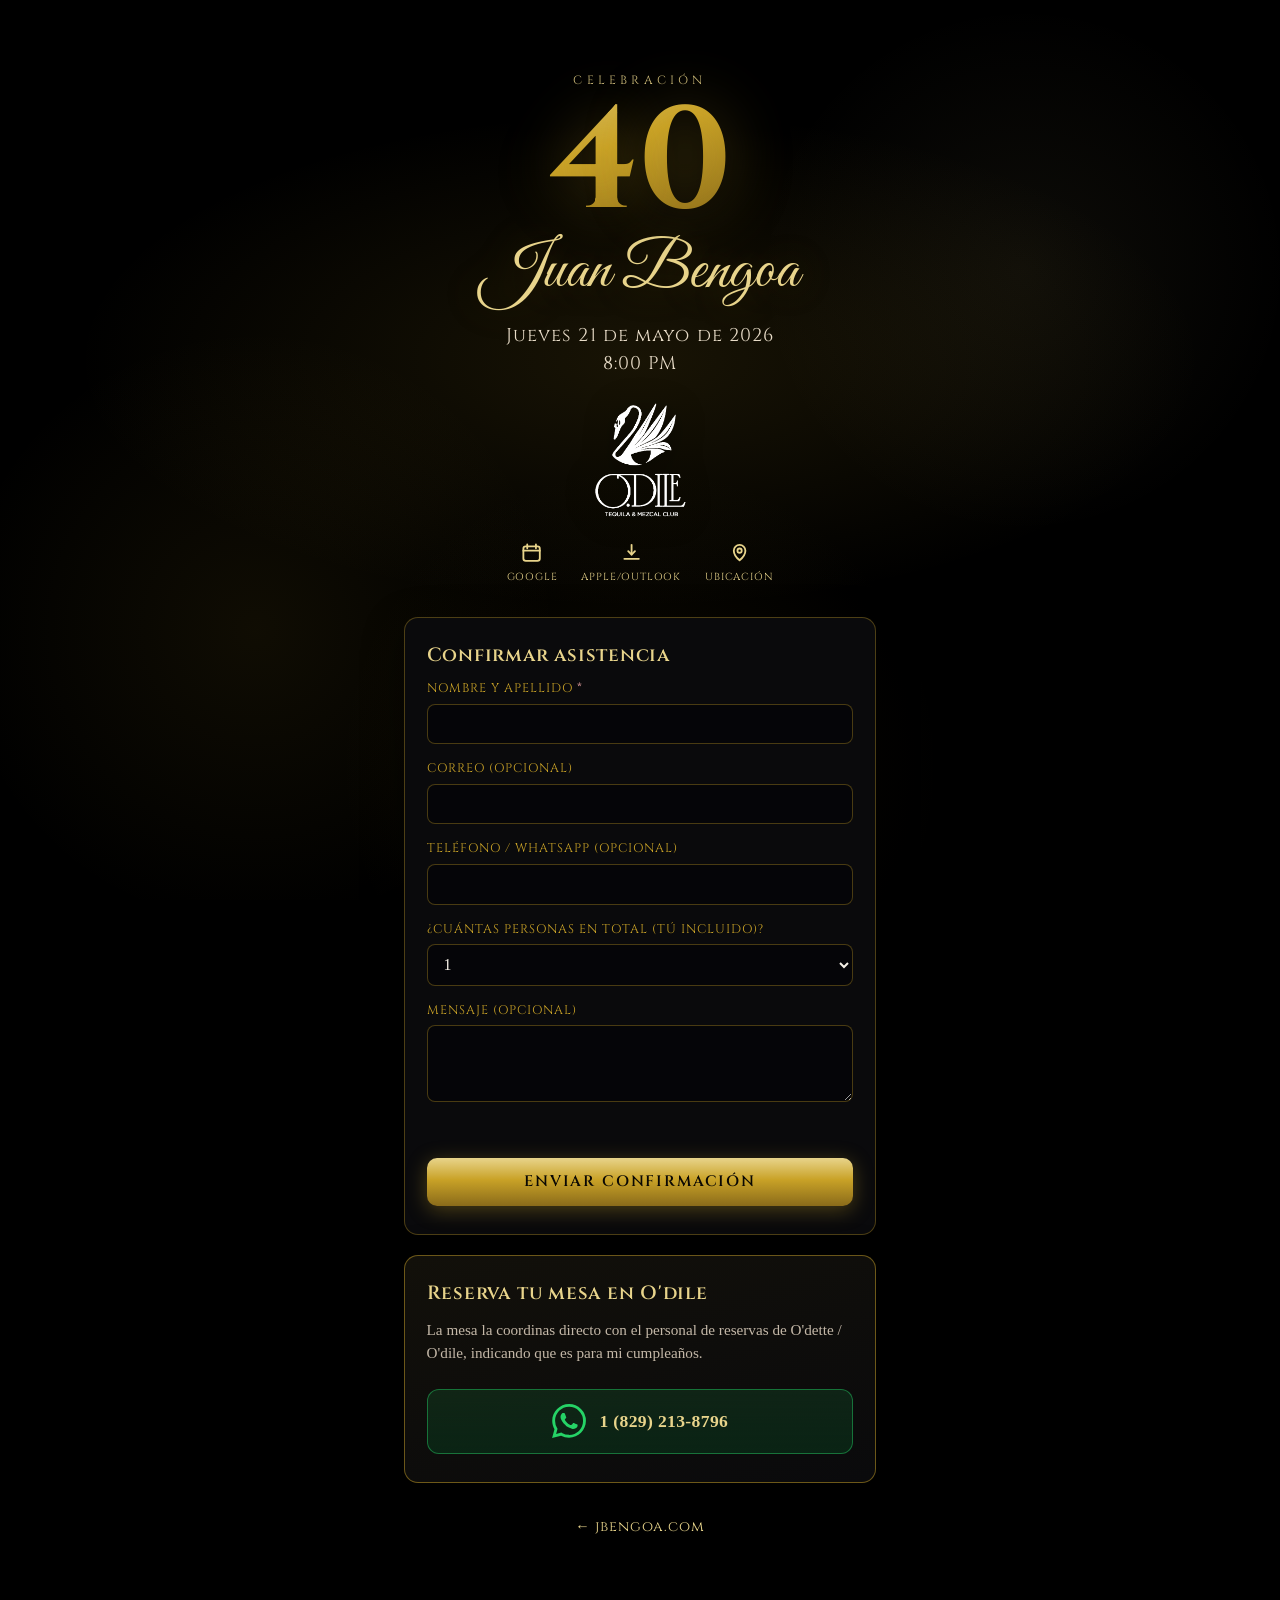
<file: 40/index.html>
<!DOCTYPE html><html lang="es"> <head><meta charset="UTF-8"><meta name="viewport" content="width=device-width, initial-scale=1"><meta name="description" content="Confirma tu asistencia al cumpleaños 40 de Juan Bengoa. Jueves 21 de mayo de 2026, 8:00 PM."><meta name="robots" content="noindex, nofollow"><link rel="icon" href="/favicon.ico" sizes="48x48"><link rel="icon" href="/favicon.svg" type="image/svg+xml"><link rel="icon" href="/favicon-32.png" type="image/png" sizes="32x32"><link rel="apple-touch-icon" href="/apple-touch-icon.png"><link rel="preconnect" href="https://fonts.googleapis.com"><link rel="preconnect" href="https://fonts.gstatic.com" crossorigin><link href="https://fonts.googleapis.com/css2?family=Cinzel:wght@500;600;700&family=Great+Vibes&display=swap" rel="stylesheet"><title>40 — Juan Bengoa · RSVP</title><style>
      *,
      *::before,
      *::after {
        box-sizing: border-box;
      }
      html {
        scroll-behavior: smooth;
      }
      .p40 img {
        max-width: 100%;
        height: auto;
        display: block;
      }
      .p40 a {
        color: var(--p40-gold-light);
        text-decoration: none;
        transition: color 0.2s ease;
      }
      .p40 a:hover {
        color: #fff;
      }
      .p40 a:focus-visible {
        outline: 2px solid var(--p40-gold);
        outline-offset: 2px;
      }
      .p40 {
        --p40-gold: #c9a227;
        --p40-gold-light: #e8d48b;
        --p40-gold-dark: #8a6b1a;
        --p40-bg: #000000;
        --p40-surface: #0a0a0c;
        --p40-border: rgba(201, 162, 39, 0.35);
        margin: 0;
        min-height: 100vh;
        color: #f5f0e6;
        background: var(--p40-bg);
        font-family: 'Cinzel', Georgia, 'Times New Roman', serif;
        position: relative;
        overflow-x: hidden;
      }

      .p40__bokeh {
        pointer-events: none;
        position: fixed;
        inset: 0;
        background:
          radial-gradient(ellipse 80% 50% at 50% 40%, rgba(201, 162, 39, 0.12) 0%, transparent 55%),
          radial-gradient(circle at 20% 70%, rgba(201, 162, 39, 0.08) 0%, transparent 25%),
          radial-gradient(circle at 80% 30%, rgba(232, 212, 139, 0.06) 0%, transparent 22%),
          radial-gradient(circle at 50% 85%, rgba(138, 107, 26, 0.1) 0%, transparent 30%);
        z-index: 0;
      }

      .p40__hero {
        position: relative;
        z-index: 1;
        text-align: center;
        padding: clamp(2.5rem, 8vw, 4.5rem) 1.25rem 2rem;
      }

      .p40__eyebrow {
        font-size: 0.75rem;
        letter-spacing: 0.35em;
        text-transform: uppercase;
        color: var(--p40-gold-light);
        margin: 0 0 0.5rem;
        opacity: 0.9;
      }

      .p40__num {
        margin: 0;
        font-size: clamp(5rem, 22vw, 9rem);
        line-height: 0.95;
        font-weight: 700;
        background: linear-gradient(
          160deg,
          #fff8e0 0%,
          var(--p40-gold-light) 25%,
          var(--p40-gold) 45%,
          var(--p40-gold-dark) 65%,
          var(--p40-gold) 85%
        );
        -webkit-background-clip: text;
        background-clip: text;
        color: transparent;
        text-shadow: 0 0 60px rgba(201, 162, 39, 0.35);
        filter: drop-shadow(0 4px 12px rgba(0, 0, 0, 0.8));
      }

      .p40__name {
        font-family: 'Great Vibes', cursive;
        font-weight: 400;
        font-size: clamp(2.5rem, 9vw, 4rem);
        line-height: 1.1;
        margin: 0.25rem 0 1rem;
        color: var(--p40-gold-light);
        text-shadow: 0 0 40px rgba(201, 162, 39, 0.25);
      }

      .p40__when,
      .p40__time {
        margin: 0.15rem 0;
        font-size: clamp(1rem, 2.5vw, 1.15rem);
        letter-spacing: 0.06em;
        color: #e8dcc8;
      }

      .p40__hero-venue {
        margin: 1.25rem 0 0;
        display: flex;
        justify-content: center;
        align-items: center;
      }

      .p40__quick-actions {
        margin-top: 1rem;
        display: flex;
        justify-content: center;
        align-items: flex-start;
        gap: 1.2rem;
        width: fit-content;
        max-width: 100%;
        margin-inline: auto;
      }

      .p40__action-btn {
        display: flex;
        flex-direction: column;
        align-items: center;
        justify-content: center;
        gap: 0.45rem;
        text-align: center;
        padding: 0.1rem 0.15rem;
        color: #d6c9a6;
        font-size: 0.64rem;
        font-family: 'Cinzel', serif;
        letter-spacing: 0.08em;
        text-transform: uppercase;
        line-height: 1.2;
      }

      .p40__action-btn:hover {
        color: #fff;
      }

      .p40__action-icon {
        width: 1.45rem;
        height: 1.45rem;
        display: inline-flex;
        align-items: center;
        justify-content: center;
        color: #e8d48b;
        transition: transform 0.15s ease, filter 0.15s ease;
      }

      .p40__action-icon svg {
        width: 100%;
        height: 100%;
        stroke: currentColor;
        fill: none;
        stroke-width: 1.9;
        stroke-linecap: round;
        stroke-linejoin: round;
      }

      .p40__action-btn:hover .p40__action-icon {
        transform: translateY(-1px) scale(1.04);
        filter: drop-shadow(0 0 10px rgba(201, 162, 39, 0.35));
      }

      .p40__action-label {
        display: block;
        white-space: nowrap;
      }

      @media (max-width: 360px) {
        .p40__quick-actions {
          gap: 0.85rem;
        }

        .p40__action-btn {
          font-size: 0.58rem;
          letter-spacing: 0.06em;
        }

        .p40__action-icon {
          width: 1.3rem;
          height: 1.3rem;
        }
      }

      .p40__hero-odile {
        display: block;
        width: clamp(5.5rem, 22vw, 7.5rem);
        max-width: 120px;
        height: auto;
        margin-inline: auto;
        filter: drop-shadow(0 2px 14px rgba(0, 0, 0, 0.5));
      }

      .p40__main {
        position: relative;
        z-index: 1;
        max-width: 32rem;
        margin: 0 auto;
        padding: 0 1.25rem 3rem;
      }

      .p40__card {
        background: var(--p40-surface);
        border: 1px solid var(--p40-border);
        border-radius: 14px;
        padding: 1.5rem 1.35rem 1.75rem;
        margin-bottom: 1.25rem;
        box-shadow: 0 12px 40px rgba(0, 0, 0, 0.45);
      }

      .p40__card--accent {
        border-color: rgba(201, 162, 39, 0.5);
        background: linear-gradient(165deg, #12100a 0%, var(--p40-surface) 100%);
      }

      .p40__card h2 {
        font-size: 1.2rem;
        font-weight: 600;
        margin: 0 0 0.75rem;
        color: var(--p40-gold-light);
        letter-spacing: 0.04em;
      }

      .p40__lead {
        margin: 0 0 1.25rem;
        font-size: 0.95rem;
        line-height: 1.55;
        color: #c4b8a8;
        font-family: Georgia, 'Times New Roman', serif;
      }

      .p40__hp {
        position: absolute;
        left: -9999px;
        width: 1px;
        height: 1px;
        overflow: hidden;
      }

      .p40__form {
        position: relative;
      }

      .p40__field {
        margin-bottom: 1rem;
      }

      .p40__field label {
        display: block;
        font-size: 0.78rem;
        letter-spacing: 0.08em;
        text-transform: uppercase;
        color: var(--p40-gold);
        margin-bottom: 0.4rem;
      }

      .p40__req {
        color: #f0a8a8;
      }

      .p40__field input,
      .p40__field select,
      .p40__field textarea {
        width: 100%;
        box-sizing: border-box;
        padding: 0.65rem 0.75rem;
        font-size: 1rem;
        font-family: Georgia, serif;
        color: #f5f0e6;
        background: #050508;
        border: 1px solid var(--p40-border);
        border-radius: 8px;
      }

      .p40__field input:focus-visible,
      .p40__field select:focus-visible,
      .p40__field textarea:focus-visible {
        outline: 2px solid var(--p40-gold);
        outline-offset: 2px;
      }

      .p40__form-status {
        min-height: 1.5em;
        font-size: 0.9rem;
        margin: 0.5rem 0 0.75rem;
        font-family: Georgia, serif;
      }

      .p40__form-status--ok {
        color: #9dcda3;
      }

      .p40__form-status--err {
        color: #f0a8a8;
      }

      .p40__submit {
        width: 100%;
        padding: 0.85rem 1.25rem;
        font-size: 0.95rem;
        font-weight: 600;
        letter-spacing: 0.12em;
        text-transform: uppercase;
        font-family: 'Cinzel', serif;
        color: #0a0804;
        border: none;
        border-radius: 10px;
        cursor: pointer;
        background: linear-gradient(180deg, var(--p40-gold-light) 0%, var(--p40-gold) 45%, var(--p40-gold-dark) 100%);
        box-shadow: 0 4px 20px rgba(201, 162, 39, 0.35);
        transition: transform 0.15s ease, filter 0.15s ease;
      }

      .p40__submit:hover:not(:disabled) {
        filter: brightness(1.08);
        transform: translateY(-1px);
      }

      .p40__wa {
        display: inline-flex;
        align-items: center;
        justify-content: center;
        flex-wrap: wrap;
        gap: 0.65rem 0.85rem;
        width: 100%;
        box-sizing: border-box;
        padding: 0.9rem 1rem;
        margin-top: 0.25rem;
        font-family: Georgia, 'Times New Roman', serif;
        font-size: 1.1rem;
        font-weight: 600;
        letter-spacing: 0.02em;
        color: #e8f8ec;
        text-decoration: none;
        border-radius: 12px;
        border: 1px solid rgba(37, 211, 102, 0.45);
        background: linear-gradient(180deg, rgba(37, 211, 102, 0.12) 0%, rgba(10, 40, 22, 0.85) 100%);
        transition: filter 0.15s ease, border-color 0.15s ease, background 0.15s ease;
      }

      .p40__wa:hover {
        filter: brightness(1.08);
        border-color: rgba(37, 211, 102, 0.75);
        color: #fff;
      }

      .p40__wa:focus-visible {
        outline: 2px solid #25d366;
        outline-offset: 3px;
      }

      .p40__wa-icon {
        display: flex;
        flex-shrink: 0;
      }

      .p40__wa-icon svg {
        display: block;
      }

      .p40__wa-num {
        font-variant-numeric: tabular-nums;
      }

      .p40__back {
        text-align: center;
        margin-top: 2rem;
      }

      .p40__back a {
        color: var(--p40-gold-light);
        font-size: 0.9rem;
        letter-spacing: 0.06em;
      }

      .p40__back a:hover {
        color: #fff;
      }
    </style><script type="module">(function(){var n=document.getElementById("rsvp-form"),e=document.getElementById("form-status");if(!(!n||!e)){var s=n.getAttribute("data-endpoint")||"/40/rsvp.php";n.addEventListener("submit",function(a){a.preventDefault(),e.textContent="Enviando…",e.className="p40__form-status";var i=new FormData(n),o={};i.forEach(function(t,r){o[r]=String(t)}),fetch(s,{method:"POST",mode:"same-origin",headers:{"Content-Type":"application/json;charset=UTF-8"},body:JSON.stringify(o)}).then(function(t){return t.text().then(function(r){try{return JSON.parse(r)}catch{throw new Error("Respuesta inválida del servidor")}})}).then(function(t){if(t&&t.ok)e.textContent="¡Listo! Gracias por confirmar.",e.className="p40__form-status p40__form-status--ok",n.reset();else throw new Error(t&&t.message||"No se pudo guardar")}).catch(function(t){e.textContent="No se pudo enviar. Revisa la conexión o inténtalo más tarde. ("+(t&&t.message?t.message:"error")+")",e.className="p40__form-status p40__form-status--err"})})}})();
</script></head> <body class="p40"> <div class="p40__bokeh" aria-hidden="true"></div> <header class="p40__hero"> <p class="p40__eyebrow">Celebración</p> <p class="p40__num" aria-hidden="true">40</p> <h1 class="p40__name">Juan Bengoa</h1> <p class="p40__when">Jueves 21 de mayo de 2026</p> <p class="p40__time">8:00 PM</p> <div class="p40__hero-venue"> <img class="p40__hero-odile" src="/40/odile-logo-white.png" alt="O'dile — Tequila y Mezcal Club" width="451" height="480" loading="eager" decoding="async"> </div> <div class="p40__quick-actions" aria-label="Acciones rápidas del evento"> <a class="p40__action-btn" href="https://calendar.google.com/calendar/render?action=TEMPLATE&text=Cumplea%C3%B1os%2040%20de%20Juan%20Bengoa&dates=20260521T200000/20260522T010000&ctz=America%2FSanto_Domingo&details=Celebraci%C3%B3n%20de%20cumplea%C3%B1os%2040%20de%20Juan.%20Ubicaci%C3%B3n%3A%20https%3A%2F%2Fmaps.app.goo.gl%2Fgnutf47RMUutFqZU9&location=O'dile%20%E2%80%94%20Tequila%20y%20Mezcal%20Club%2C%20Santo%20Domingo%20(https%3A%2F%2Fmaps.app.goo.gl%2Fgnutf47RMUutFqZU9)" target="_blank" rel="noopener noreferrer" aria-label="Agregar a Google Calendar"> <span class="p40__action-icon" aria-hidden="true"> <svg xmlns="http://www.w3.org/2000/svg" viewBox="0 0 24 24" role="img"> <rect x="3.5" y="5.5" width="17" height="15" rx="2.5"></rect> <path d="M7.5 3.5v4M16.5 3.5v4M3.5 10h17"></path> </svg> </span> <span class="p40__action-label">Google</span> </a> <a class="p40__action-btn" href="/40/cumple40.ics" download aria-label="Descargar evento para Apple Calendar o Outlook"> <span class="p40__action-icon" aria-hidden="true"> <svg xmlns="http://www.w3.org/2000/svg" viewBox="0 0 24 24" role="img"> <path d="M12 4v10"></path> <path d="M8.5 10.5L12 14l3.5-3.5"></path> <path d="M4.5 18.5h15"></path> </svg> </span> <span class="p40__action-label">Apple/Outlook</span> </a> <a class="p40__action-btn" href="https://maps.app.goo.gl/gnutf47RMUutFqZU9" target="_blank" rel="noopener noreferrer" aria-label="Ver ubicación en Google Maps"> <span class="p40__action-icon" aria-hidden="true"> <svg xmlns="http://www.w3.org/2000/svg" viewBox="0 0 24 24" role="img"> <path d="M12 20s6-5.1 6-10a6 6 0 10-12 0c0 4.9 6 10 6 10z"></path> <circle cx="12" cy="10" r="2.2"></circle> </svg> </span> <span class="p40__action-label">Ubicación</span> </a> </div> </header> <main class="p40__main"> <section class="p40__card" aria-labelledby="rsvp-heading"> <h2 id="rsvp-heading">Confirmar asistencia</h2> <form class="p40__form" id="rsvp-form" data-endpoint="/40/rsvp.php"> <div class="p40__field"> <label for="name">Nombre y apellido <span class="p40__req">*</span></label> <input id="name" name="name" type="text" autocomplete="name" required maxlength="120"> </div> <div class="p40__field"> <label for="email">Correo (opcional)</label> <input id="email" name="email" type="email" autocomplete="email" maxlength="120"> </div> <div class="p40__field"> <label for="phone">Teléfono / WhatsApp (opcional)</label> <input id="phone" name="phone" type="tel" autocomplete="tel" maxlength="40"> </div> <div class="p40__field"> <label for="guests">¿Cuántas personas en total (tú incluido)?</label> <select id="guests" name="guests"> <option value="1">1</option> <option value="2">2</option> <option value="3">3</option> <option value="4">4</option> <option value="5">5</option> <option value="6">6 o más (indica en mensaje)</option> </select> </div> <div class="p40__field"> <label for="message">Mensaje (opcional)</label> <textarea id="message" name="message" rows="3" maxlength="500"></textarea> </div> <div class="p40__hp" aria-hidden="true"> <label for="website">No rellenar</label> <input id="website" name="website" type="text" tabindex="-1" autocomplete="off"> </div> <input type="hidden" name="source" value="jbengoa.com/40"> <p class="p40__form-status" id="form-status" role="status" aria-live="polite"></p> <button type="submit" class="p40__submit">Enviar confirmación</button> </form> </section> <section class="p40__card p40__card--accent" aria-labelledby="mesa-heading"> <h2 id="mesa-heading">Reserva tu mesa en O'dile</h2> <p class="p40__lead">
La mesa la coordinas directo con el personal de reservas de O'dette / O'dile, indicando
          que es para mi cumpleaños.
</p> <a class="p40__wa" href="https://wa.me/18292138796" target="_blank" rel="noopener noreferrer" aria-label="WhatsApp reservas O'dile, 1 (829) 213-8796"> <span class="p40__wa-icon" aria-hidden="true"> <svg xmlns="http://www.w3.org/2000/svg" viewBox="0 0 24 24" width="34" height="34" role="img"> <path fill="#25D366" d="M17.472 14.382c-.297-.149-1.758-.867-2.03-.967-.273-.099-.471-.148-.67.15-.197.297-.767.966-.94 1.164-.173.199-.347.223-.644.075-.297-.15-1.255-.463-2.39-1.475-.883-.788-1.48-1.761-1.653-2.059-.173-.297-.018-.458.13-.606.134-.133.298-.347.446-.52.149-.174.198-.298.298-.497.099-.198.05-.371-.025-.52-.075-.149-.669-1.612-.916-2.207-.242-.579-.487-.5-.669-.51-.173-.008-.371-.01-.57-.01-.198 0-.52.074-.792.372-.272.297-1.04 1.016-1.04 2.479 0 1.462 1.065 2.875 1.213 3.074.149.198 2.096 3.2 5.077 4.487.709.306 1.262.489 1.694.625.712.227 1.36.195 1.871.118.571-.085 1.758-.719 2.006-1.413.248-.694.248-1.289.173-1.413-.074-.124-.272-.198-.57-.347m-5.421 7.403h-.004a9.87 9.87 0 01-5.031-1.378l-.361-.214-3.741.982.998-3.648-.235-.374a9.86 9.86 0 01-1.51-5.26c.001-5.45 4.436-9.884 9.888-9.884 2.64 0 5.113 1.036 6.978 2.918a9.825 9.825 0 012.893 6.994c-.003 5.45-4.435 9.884-9.885 9.884m8.413-18.297A11.815 11.815 0 0012.05 0C5.495 0 .16 5.335.157 11.892c0 2.096.547 4.142 1.588 5.945L.057 24l6.305-1.654a11.882 11.882 0 005.683 1.448h.005c6.554 0 11.89-5.335 11.893-11.893a11.821 11.821 0 00-3.48-8.413Z"></path> </svg> </span> <span class="p40__wa-num">1 (829) 213-8796</span> </a> </section> <p class="p40__back"> <a href="/">← jbengoa.com</a> </p> </main>  </body> </html>
</file>
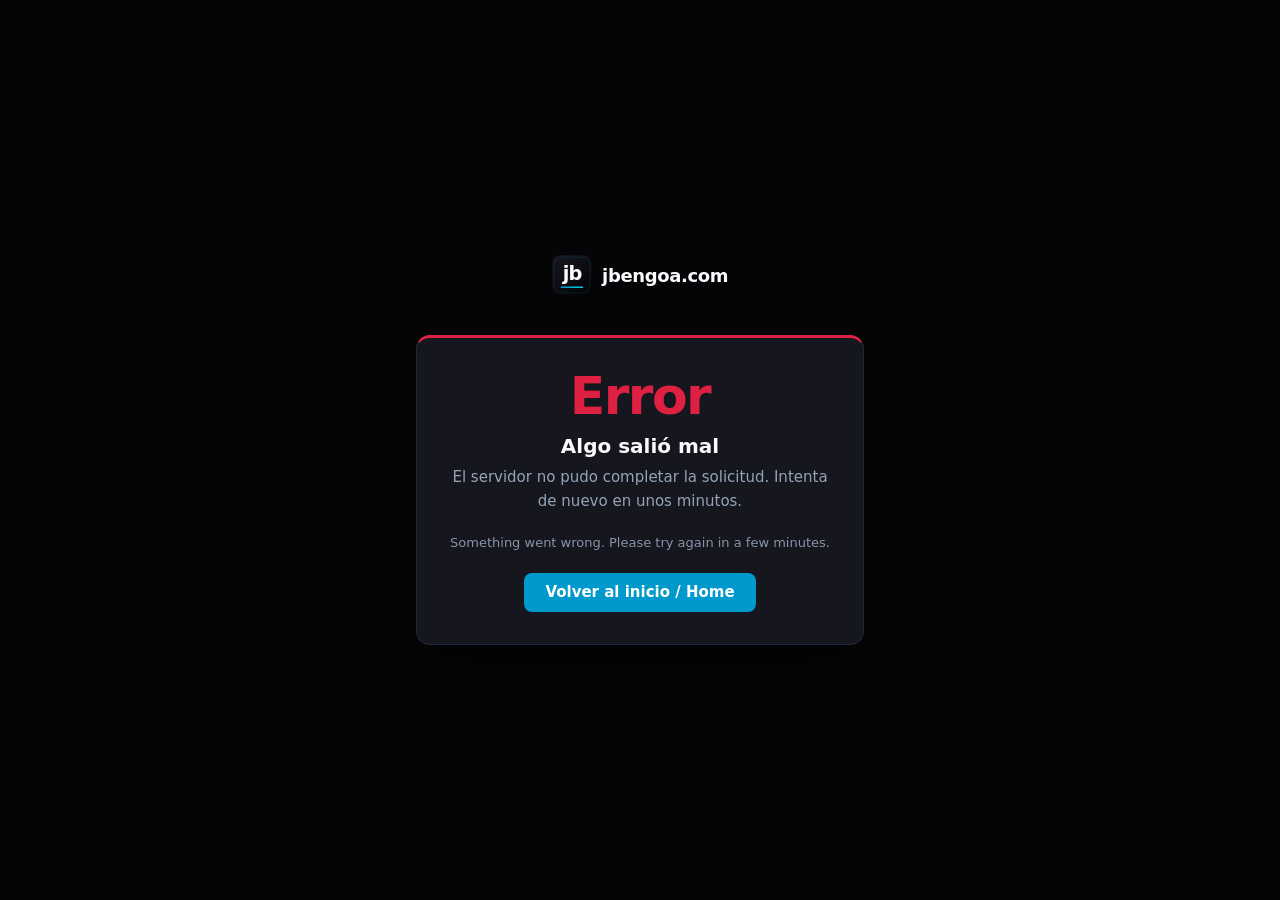
<file: errors/50x.html>
<!DOCTYPE html>
<html lang="es">
<head>
  <meta charset="UTF-8" />
  <meta name="viewport" content="width=device-width, initial-scale=1" />
  <meta name="robots" content="noindex" />
  <title>Error del servidor — jbengoa.com</title>
  <link rel="icon" href="/favicon.ico" />
  <!-- Sin fuentes externas: si el origen falla, esta página sigue siendo legible -->
  <style>
    :root {
      --bg: #050508;
      --surface: #16161f;
      --text: #f8fafc;
      --muted: #94a3b8;
      --accent: #0099cc;
      --accent-hover: #00d1e6;
      --border: #1e293b;
      --err: #de2142;
    }
    * { box-sizing: border-box; }
    body {
      margin: 0;
      min-height: 100vh;
      display: flex;
      flex-direction: column;
      align-items: center;
      justify-content: center;
      padding: 1.5rem;
      font-family: system-ui, -apple-system, "Segoe UI", Roboto, "Helvetica Neue", sans-serif;
      background: var(--bg);
      color: var(--text);
      -webkit-font-smoothing: antialiased;
    }
    .wrap { width: 100%; max-width: 28rem; text-align: center; }
    .brand {
      display: inline-flex;
      align-items: center;
      gap: 0.65rem;
      text-decoration: none;
      color: var(--text);
      font-weight: 600;
      font-size: 1.125rem;
      letter-spacing: -0.02em;
      margin-bottom: 2.5rem;
    }
    .brand:hover { color: var(--accent-hover); }
    .brand img { width: 40px; height: 40px; border-radius: 8px; display: block; }
    .card {
      background: var(--surface);
      border: 1px solid var(--border);
      border-radius: 14px;
      padding: 2rem 1.75rem;
      border-top: 3px solid var(--err);
      box-shadow: 0 24px 48px rgba(0, 0, 0, 0.35);
    }
    .code {
      font-size: clamp(2.5rem, 10vw, 3.25rem);
      font-weight: 700;
      line-height: 1;
      margin: 0 0 0.75rem;
      color: var(--err);
      letter-spacing: -0.03em;
    }
    h1 { font-size: 1.25rem; font-weight: 600; margin: 0 0 0.5rem; }
    p { margin: 0 0 1.25rem; color: var(--muted); font-size: 0.9375rem; line-height: 1.55; }
    .en { font-size: 0.8125rem; opacity: 0.9; }
    .btn {
      display: inline-flex;
      align-items: center;
      justify-content: center;
      padding: 0.65rem 1.35rem;
      font-size: 0.9375rem;
      font-weight: 600;
      font-family: inherit;
      color: #fff;
      background: var(--accent);
      border: none;
      border-radius: 8px;
      text-decoration: none;
      transition: background 0.2s ease, transform 0.2s ease;
    }
    .btn:hover { background: var(--accent-hover); transform: translateY(-1px); }
    .btn:focus-visible { outline: 2px solid var(--accent-hover); outline-offset: 3px; }
  </style>
</head>
<body>
  <div class="wrap">
    <a class="brand" href="/">
      <img src="/favicon.svg" width="40" height="40" alt="" />
      jbengoa.com
    </a>
    <div class="card">
      <p class="code" aria-hidden="true">Error</p>
      <h1>Algo salió mal</h1>
      <p>El servidor no pudo completar la solicitud. Intenta de nuevo en unos minutos.</p>
      <p class="en">Something went wrong. Please try again in a few minutes.</p>
      <a class="btn" href="/">Volver al inicio / Home</a>
    </div>
  </div>
</body>
</html>
</file>
<file: _assets/index.D1KBJrcn.css>
:root{--color-bg: #050508;--color-surface: #0e0e14;--color-surface-elevated: #16161f;--color-text: #ffffff;--color-text-muted: #94a3b8;--color-accent: #0099CC;--color-accent-hover: #00D1E6;--color-border: #1e293b;--color-accent-orange: #FF6600;--color-accent-orange-hover: #FF9100;--color-accent-red: #DE2142;--color-accent-blue-dark: #000066;--color-accent-blue-mid: #001E94;--color-on-accent: #ffffff;--font-sans: "DM Sans", "Trebuchet MS", Arial, Helvetica, sans-serif;--font-mono: "JetBrains Mono", ui-monospace, monospace;--text-hero: clamp(2.75rem, 6vw, 4rem);--text-display: clamp(1.25rem, 2vw, 1.5rem);--text-h1: clamp(1.75rem, 3vw, 2.25rem);--text-h2: clamp(1.35rem, 2.5vw, 1.75rem);--text-body: 1.0625rem;--text-small: .9375rem;--text-caption: .8125rem;--space-section: clamp(4rem, 12vw, 7rem);--space-block: 1.5rem;--space-inline: 1.25rem;--container-max: 760px;--container-wide: 1000px;--radius-card: 12px;--radius-pill: 999px;--ease-out: cubic-bezier(.22, 1, .36, 1);--transition-fast: .2s var(--ease-out);--transition-normal: .3s var(--ease-out)}*,*:before,*:after{box-sizing:border-box}html{scroll-behavior:smooth}body{margin:0;font-family:var(--font-sans);font-size:var(--text-body);line-height:1.6;color:var(--color-text);background:var(--color-bg);-webkit-font-smoothing:antialiased}a{color:var(--color-accent);text-decoration:none;transition:color var(--transition-fast)}a:hover{color:var(--color-accent-hover)}a:focus-visible{outline:2px solid var(--color-accent);outline-offset:2px}img{max-width:100%;height:auto;display:block}.section{padding-block:var(--space-section)}.container{width:100%;max-width:var(--container-max);margin-inline:auto;padding-inline:var(--space-inline)}.container--wide{max-width:var(--container-wide)}h1,h2,h3{line-height:1.2;font-weight:600}h1{font-size:var(--text-hero)}h2{font-size:var(--text-h2);margin-block:0 1.5rem}h3{font-size:1.125rem;margin-block:0 .5rem}.btn{display:inline-flex;align-items:center;gap:.5rem;padding:.65rem 1.25rem;font-size:var(--text-small);font-weight:500;color:var(--color-on-accent);background:var(--color-accent);border:none;border-radius:8px;cursor:pointer;transition:background var(--transition-fast),transform var(--transition-fast)}.btn:hover{background:var(--color-accent-hover);color:var(--color-on-accent);transform:translateY(-1px)}.btn--outline{background:transparent;color:var(--color-accent);border:2px solid var(--color-accent)}.btn--outline:hover{background:var(--color-accent);color:var(--color-on-accent)}.btn:focus-visible{outline:2px solid var(--color-on-accent);outline-offset:2px}ul{list-style:none;padding:0;margin:0}html:not([lang=en]) [data-astro-cid-j7pv25f6][data-lang=en]{display:none!important}html[lang=en] [data-astro-cid-j7pv25f6][data-lang=es]{display:none!important}.container--nav[data-astro-cid-j7pv25f6]{max-width:min(100% - 2.5rem,72rem)}.visually-hidden[data-astro-cid-j7pv25f6]{position:absolute;width:1px;height:1px;padding:0;margin:-1px;overflow:hidden;clip:rect(0,0,0,0);white-space:nowrap;border:0}.topnav[data-astro-cid-j7pv25f6]{position:fixed;top:0;left:0;right:0;width:100%;z-index:100;padding-top:env(safe-area-inset-top,0);background:#050508f0;-webkit-backdrop-filter:blur(12px);backdrop-filter:blur(12px);border-bottom:1px solid var(--color-border)}.topnav-spacer[data-astro-cid-j7pv25f6]{display:block;height:var(--topnav-h);flex-shrink:0}.topnav__inner[data-astro-cid-j7pv25f6]{position:relative;z-index:112;display:grid;grid-template-columns:1fr auto;align-items:center;gap:.75rem 1rem;padding-block:.85rem}.topnav__brand[data-astro-cid-j7pv25f6]{font-weight:600;font-size:1rem;color:var(--color-text);text-decoration:none;min-width:0}.topnav__brand[data-astro-cid-j7pv25f6]:hover{color:var(--color-accent)}.topnav__controls[data-astro-cid-j7pv25f6]{display:flex;align-items:center;gap:.5rem;justify-self:end}.topnav__toggle[data-astro-cid-j7pv25f6]{display:none;align-items:center;justify-content:center;width:2.75rem;height:2.75rem;padding:0;border:1px solid var(--color-border);border-radius:10px;background:var(--color-surface-elevated);color:var(--color-text);cursor:pointer;transition:border-color var(--transition-fast),background var(--transition-fast)}.topnav__toggle[data-astro-cid-j7pv25f6]:hover{border-color:var(--color-accent)}.topnav__toggle[data-astro-cid-j7pv25f6]:focus-visible{outline:2px solid var(--color-accent);outline-offset:2px}.topnav__burger[data-astro-cid-j7pv25f6]{display:block;width:1.15rem;height:2px;background:currentColor;border-radius:1px;position:relative;transition:background var(--transition-fast)}.topnav__burger[data-astro-cid-j7pv25f6]:before,.topnav__burger[data-astro-cid-j7pv25f6]:after{content:"";position:absolute;left:0;width:100%;height:2px;background:currentColor;border-radius:1px;transition:transform var(--transition-normal),top var(--transition-normal)}.topnav__burger[data-astro-cid-j7pv25f6]:before{top:-6px}.topnav__burger[data-astro-cid-j7pv25f6]:after{top:6px}.topnav[data-astro-cid-j7pv25f6].is-open .topnav__burger[data-astro-cid-j7pv25f6]{background:transparent}.topnav[data-astro-cid-j7pv25f6].is-open .topnav__burger[data-astro-cid-j7pv25f6]:before{top:0;transform:rotate(45deg)}.topnav[data-astro-cid-j7pv25f6].is-open .topnav__burger[data-astro-cid-j7pv25f6]:after{top:0;transform:rotate(-45deg)}.topnav__overlay[data-astro-cid-j7pv25f6]{position:fixed;inset:0;z-index:108;border:none;padding:0;margin:0;background:#00000073;cursor:pointer;pointer-events:none;opacity:0;visibility:hidden;transition:opacity .25s var(--ease-out),visibility .25s var(--ease-out);-webkit-tap-highlight-color:transparent}.topnav__overlay[data-astro-cid-j7pv25f6].is-active{pointer-events:auto;opacity:1;visibility:visible}.topnav__menu-label[data-astro-cid-j7pv25f6]{display:none;margin:0;font-size:var(--text-caption);font-weight:600;letter-spacing:.08em;text-transform:uppercase;color:var(--color-text-muted)}.menu-blocks[data-astro-cid-j7pv25f6]{display:flex;flex-wrap:wrap;gap:.5rem;list-style:none;padding:0;margin:0}.menu-block[data-astro-cid-j7pv25f6]{display:inline-flex;align-items:center;gap:.65rem;padding:.5rem .85rem;font-size:var(--text-caption);font-weight:600;text-decoration:none;color:#fff;border-radius:8px;transition:transform var(--transition-fast),filter var(--transition-fast),box-shadow var(--transition-fast)}.menu-block[data-astro-cid-j7pv25f6]:hover{transform:translateY(-2px);filter:brightness(1.12);box-shadow:0 4px 12px #00000040;color:#fff}.menu-block__icon[data-astro-cid-j7pv25f6]{display:flex;flex-shrink:0;opacity:.95}.menu-block__icon[data-astro-cid-j7pv25f6] svg[data-astro-cid-j7pv25f6]{display:block}.menu-block__dot[data-astro-cid-j7pv25f6]{display:none}.menu-block__label[data-astro-cid-j7pv25f6]{white-space:nowrap}.menu-block__label--short[data-astro-cid-j7pv25f6]{display:none}.menu-block--cyan[data-astro-cid-j7pv25f6]{background:var(--color-accent)}.menu-block--red[data-astro-cid-j7pv25f6]{background:var(--color-accent-red)}.menu-block--orange[data-astro-cid-j7pv25f6]{background:var(--color-accent-orange)}.menu-block--blue[data-astro-cid-j7pv25f6]{background:var(--color-accent-blue-dark)}.menu-block--blue-mid[data-astro-cid-j7pv25f6]{background:var(--color-accent-blue-mid)}.menu-block--blue-dark[data-astro-cid-j7pv25f6]{background:var(--color-accent-blue-dark)}.lang-toggle[data-astro-cid-j7pv25f6]{display:flex;border:1px solid var(--color-border);border-radius:8px;overflow:hidden;flex-shrink:0}.lang-toggle__btn[data-astro-cid-j7pv25f6]{padding:.4rem .7rem;font-size:var(--text-caption);font-weight:600;background:transparent;color:var(--color-text-muted);border:none;cursor:pointer;transition:background var(--transition-fast),color var(--transition-fast)}.lang-toggle__btn[data-astro-cid-j7pv25f6]:hover{color:var(--color-text);background:var(--color-surface-elevated)}.lang-toggle__btn--active[data-astro-cid-j7pv25f6]{background:var(--color-accent);color:var(--color-on-accent)}.lang-toggle__btn--active[data-astro-cid-j7pv25f6]:hover{background:var(--color-accent-hover);color:var(--color-on-accent)}@media (max-width: 1023px){.topnav__toggle[data-astro-cid-j7pv25f6]{display:inline-flex}.topnav__inner[data-astro-cid-j7pv25f6]{grid-template-columns:1fr auto}.topnav__menu-head[data-astro-cid-j7pv25f6]{display:flex;align-items:center;justify-content:space-between;gap:.75rem;margin-bottom:1rem}.topnav__close[data-astro-cid-j7pv25f6]{display:inline-flex;align-items:center;justify-content:center;flex-shrink:0;width:2.5rem;height:2.5rem;padding:0;border:1px solid var(--color-border);border-radius:10px;background:var(--color-surface-elevated);color:var(--color-text);cursor:pointer;transition:border-color var(--transition-fast),color var(--transition-fast),background var(--transition-fast)}.topnav__close[data-astro-cid-j7pv25f6]:hover{border-color:var(--color-accent);color:var(--color-accent-hover);background:#0099cc1a}.topnav__close[data-astro-cid-j7pv25f6]:focus-visible{outline:2px solid var(--color-accent);outline-offset:2px}.topnav__menu[data-astro-cid-j7pv25f6]{position:fixed;top:env(safe-area-inset-top,0);right:0;z-index:110;width:min(100vw - 2.5rem,22rem);height:calc(100dvh - env(safe-area-inset-top,0px));padding:1.25rem 1.25rem 2rem;background:var(--color-surface);border-left:1px solid var(--color-border);box-shadow:-12px 0 40px #00000059;overflow-y:auto;transform:translate(100%);visibility:hidden;pointer-events:none;transition:transform var(--transition-normal),visibility 0s linear .3s}.topnav[data-astro-cid-j7pv25f6].is-open .topnav__menu[data-astro-cid-j7pv25f6]{transform:translate(0);visibility:visible;pointer-events:auto;transition:transform var(--transition-normal),visibility 0s}.topnav__menu-label[data-astro-cid-j7pv25f6]{display:block;flex:1}.topnav__close[data-astro-cid-j7pv25f6]{display:inline-flex}.menu-blocks[data-astro-cid-j7pv25f6]{flex-direction:column;gap:.35rem}.menu-block__icon[data-astro-cid-j7pv25f6]{display:none}.menu-block[data-astro-cid-j7pv25f6]{width:100%;padding:.9rem 1rem;border-radius:10px;background:var(--color-surface-elevated);color:var(--color-text);border:1px solid var(--color-border);border-left-width:4px;transform:none;box-shadow:none}.menu-block[data-astro-cid-j7pv25f6]:hover{transform:none;filter:none;box-shadow:none;background:#ffffff0d;color:var(--color-text)}.menu-block__dot[data-astro-cid-j7pv25f6]{display:block;width:.5rem;height:.5rem;border-radius:50%;flex-shrink:0;background:currentColor}.menu-block--cyan[data-astro-cid-j7pv25f6]{border-left-color:var(--color-accent);color:var(--color-accent)}.menu-block--red[data-astro-cid-j7pv25f6]{border-left-color:var(--color-accent-red);color:var(--color-accent-red)}.menu-block--orange[data-astro-cid-j7pv25f6]{border-left-color:var(--color-accent-orange);color:var(--color-accent-orange)}.menu-block--blue[data-astro-cid-j7pv25f6]{border-left-color:var(--color-accent-blue-dark);color:#7b8cff}.menu-block--blue-mid[data-astro-cid-j7pv25f6]{border-left-color:var(--color-accent-blue-mid);color:#6b8cff}.menu-block--blue-dark[data-astro-cid-j7pv25f6]{border-left-color:var(--color-accent-blue-dark);color:#7b8cff}.menu-block--cyan[data-astro-cid-j7pv25f6] .menu-block__label[data-astro-cid-j7pv25f6],.menu-block--red[data-astro-cid-j7pv25f6] .menu-block__label[data-astro-cid-j7pv25f6],.menu-block--orange[data-astro-cid-j7pv25f6] .menu-block__label[data-astro-cid-j7pv25f6],.menu-block--blue[data-astro-cid-j7pv25f6] .menu-block__label[data-astro-cid-j7pv25f6],.menu-block--blue-mid[data-astro-cid-j7pv25f6] .menu-block__label[data-astro-cid-j7pv25f6],.menu-block--blue-dark[data-astro-cid-j7pv25f6] .menu-block__label[data-astro-cid-j7pv25f6]{color:var(--color-text)}.menu-block__label--short[data-astro-cid-j7pv25f6]{display:none!important}.menu-block__label--full[data-astro-cid-j7pv25f6]{display:inline!important}}@media (min-width: 1024px){.topnav__inner[data-astro-cid-j7pv25f6]{display:grid;grid-template-columns:auto minmax(0,1fr) auto;align-items:center;gap:.75rem 1rem;padding-block:.7rem}.topnav__brand[data-astro-cid-j7pv25f6]{font-size:.95rem;white-space:nowrap}.topnav__menu[data-astro-cid-j7pv25f6]{position:static;display:flex;justify-content:center;justify-self:center;width:100%;max-width:100%;min-width:0;height:auto;padding:0;transform:none;visibility:visible;background:transparent;border:none;box-shadow:none;overflow:visible}.topnav__menu-label[data-astro-cid-j7pv25f6]{display:none}.menu-blocks--rail[data-astro-cid-j7pv25f6]{display:inline-flex;flex-wrap:nowrap;gap:0;width:100%;max-width:42rem;margin-inline:auto;position:relative;border-radius:999px;overflow:hidden;box-shadow:0 0 0 1px #ffffff1a,0 6px 28px #00000073,0 2px #ffffff0f inset}.menu-blocks__segment[data-astro-cid-j7pv25f6]{flex:1 1 0;min-width:0;display:flex}.menu-blocks--rail[data-astro-cid-j7pv25f6] .menu-block[data-astro-cid-j7pv25f6]{flex:1;width:100%;justify-content:center;gap:.35rem;padding:.5rem .35rem;border-radius:0;font-size:.72rem;letter-spacing:.02em;line-height:1.2;position:relative;box-shadow:none;border-right:1px solid rgba(0,0,0,.22)}.menu-blocks__segment[data-astro-cid-j7pv25f6]:last-child .menu-block[data-astro-cid-j7pv25f6]{border-right:none}.menu-blocks--rail[data-astro-cid-j7pv25f6] .menu-block[data-astro-cid-j7pv25f6]:before{content:"";position:absolute;inset:0;background:linear-gradient(180deg,rgba(255,255,255,.14) 0%,transparent 42%);pointer-events:none;z-index:0}.menu-blocks--rail[data-astro-cid-j7pv25f6] .menu-block[data-astro-cid-j7pv25f6]:after{content:"";position:absolute;left:10%;right:10%;bottom:0;height:3px;border-radius:3px 3px 0 0;z-index:2;transform:scaleX(.35);opacity:.85;transition:transform .28s cubic-bezier(.34,1.35,.64,1),opacity .2s ease,box-shadow .28s ease}.menu-blocks--rail[data-astro-cid-j7pv25f6] .menu-block[data-astro-cid-j7pv25f6]:hover:after,.menu-blocks--rail[data-astro-cid-j7pv25f6] .menu-block[data-astro-cid-j7pv25f6]:focus-visible:after{transform:scaleX(1);opacity:1}.menu-block--cyan[data-astro-cid-j7pv25f6]:after{background:#00f0ff;box-shadow:0 0 12px #00d1e6d9}.menu-block--red[data-astro-cid-j7pv25f6]:after{background:#ff9eb0;box-shadow:0 0 12px #ff788ccc}.menu-block--orange[data-astro-cid-j7pv25f6]:after{background:#ffb347;box-shadow:0 0 12px #ff9100cc}.menu-block--blue[data-astro-cid-j7pv25f6]:after{background:#7b9cff;box-shadow:0 0 12px #7b9cffbf}.menu-block--blue-mid[data-astro-cid-j7pv25f6]:after{background:#5a8aff;box-shadow:0 0 12px #5a8affcc}.menu-block--blue-dark[data-astro-cid-j7pv25f6]:after{background:#00d1e6;box-shadow:0 0 12px #00d1e6b3}.menu-blocks--rail[data-astro-cid-j7pv25f6] .menu-block[data-astro-cid-j7pv25f6]:hover,.menu-blocks--rail[data-astro-cid-j7pv25f6] .menu-block[data-astro-cid-j7pv25f6]:focus-visible{transform:none;filter:brightness(1.14) saturate(1.05);z-index:1}.menu-blocks--rail[data-astro-cid-j7pv25f6] .menu-block__icon[data-astro-cid-j7pv25f6] svg[data-astro-cid-j7pv25f6]{width:15px;height:15px}.menu-blocks--rail[data-astro-cid-j7pv25f6] .menu-block__label[data-astro-cid-j7pv25f6]{overflow:hidden;text-overflow:ellipsis;min-width:0}.menu-block__icon[data-astro-cid-j7pv25f6]{display:flex}.menu-block__dot[data-astro-cid-j7pv25f6]{display:none}.topnav__controls[data-astro-cid-j7pv25f6]{flex-shrink:0}.topnav__overlay[data-astro-cid-j7pv25f6]{display:block!important;pointer-events:none!important;opacity:0!important;visibility:hidden!important}@media (max-width: 1199px){.menu-block__label--full[data-astro-cid-j7pv25f6]{display:none!important}.menu-block__label--short[data-astro-cid-j7pv25f6]{display:inline!important}}@media (min-width: 1200px){.menu-blocks--rail[data-astro-cid-j7pv25f6]{max-width:46rem}.menu-blocks--rail[data-astro-cid-j7pv25f6] .menu-block[data-astro-cid-j7pv25f6]{gap:.45rem;padding:.55rem .5rem;font-size:var(--text-caption)}.menu-blocks--rail[data-astro-cid-j7pv25f6] .menu-block__icon[data-astro-cid-j7pv25f6] svg[data-astro-cid-j7pv25f6]{width:17px;height:17px}.menu-block__label--short[data-astro-cid-j7pv25f6]{display:none!important}.menu-block__label--full[data-astro-cid-j7pv25f6]{display:inline!important}}}@media (prefers-reduced-motion: reduce){.topnav__menu[data-astro-cid-j7pv25f6],.topnav__burger[data-astro-cid-j7pv25f6],.topnav__burger[data-astro-cid-j7pv25f6]:before,.topnav__burger[data-astro-cid-j7pv25f6]:after,.menu-blocks--rail[data-astro-cid-j7pv25f6] .menu-block[data-astro-cid-j7pv25f6]:after,.hero-social[data-astro-cid-j7pv25f6]{transition:none}.hero-social[data-astro-cid-j7pv25f6]:hover{transform:none}.hero__glow[data-astro-cid-j7pv25f6]{animation:none}}body.nav-open{overflow:hidden;touch-action:none}.hero--accent[data-astro-cid-j7pv25f6]{position:relative;overflow:hidden;background:linear-gradient(180deg,var(--color-surface) 0%,var(--color-bg) 100%);border-bottom:3px solid var(--color-accent)}.hero[data-astro-cid-j7pv25f6]{padding-top:clamp(2rem,6vw,4rem);padding-bottom:clamp(2rem,6vw,3rem)}.hero__bg[data-astro-cid-j7pv25f6]{position:absolute;inset:0;z-index:0;pointer-events:none;overflow:hidden}.hero__neural[data-astro-cid-j7pv25f6]{display:block;width:100%;height:100%;opacity:.75;mask-image:linear-gradient(180deg,rgba(0,0,0,.95) 0%,rgba(0,0,0,.35) 85%,transparent 100%)}.hero__glow[data-astro-cid-j7pv25f6]{position:absolute;border-radius:50%;filter:blur(72px);opacity:.4;animation:hero-glow-drift 14s ease-in-out infinite alternate}.hero__glow--cyan[data-astro-cid-j7pv25f6]{width:min(50vw,28rem);height:min(45vw,22rem);top:-12%;right:0;background:radial-gradient(circle,rgba(0,153,204,.45) 0%,transparent 70%)}.hero__glow--blue[data-astro-cid-j7pv25f6]{width:min(45vw,24rem);height:min(40vw,20rem);bottom:-18%;left:5%;background:radial-gradient(circle,rgba(0,30,148,.55) 0%,transparent 70%);animation-delay:-5s;animation-duration:18s}@keyframes hero-glow-drift{0%{transform:translate(0) scale(1)}to{transform:translate(3%,5%) scale(1.1)}}.hero__grid[data-astro-cid-j7pv25f6]{position:relative;z-index:1;display:grid;grid-template-columns:auto 1fr;align-items:center;gap:clamp(1.5rem,4vw,3rem);text-align:left}.hero__portrait[data-astro-cid-j7pv25f6]{justify-self:center}.hero__portrait-ring[data-astro-cid-j7pv25f6]{position:relative;width:clamp(9rem,22vw,11.5rem);aspect-ratio:1;border-radius:50%;overflow:hidden;box-shadow:0 12px 32px #00000059}.hero__initials[data-astro-cid-j7pv25f6],.hero__photo[data-astro-cid-j7pv25f6]{display:block;width:100%;height:100%;border-radius:50%;object-fit:cover}.hero__initials[data-astro-cid-j7pv25f6]{display:grid;place-items:center;background:linear-gradient(160deg,#12121c,#0a0a10);font-size:clamp(2rem,5vw,2.75rem);font-weight:700;letter-spacing:-.04em;color:var(--color-text)}.hero__photo[data-astro-cid-j7pv25f6]{position:relative;object-position:center top}.hero__photo[data-astro-cid-j7pv25f6]+.hero__initials[data-astro-cid-j7pv25f6],.hero__portrait-ring[data-astro-cid-j7pv25f6]:has(.hero__photo) .hero__initials[data-astro-cid-j7pv25f6]{display:none}.hero__content[data-astro-cid-j7pv25f6]{min-width:0}.hero__headline[data-astro-cid-j7pv25f6]{font-size:var(--text-hero);margin-bottom:.35em;font-weight:700;line-height:1.15;max-width:20ch;margin-inline:0;text-shadow:0 2px 24px rgba(0,153,204,.2)}.hero__tagline[data-astro-cid-j7pv25f6]{font-size:var(--text-display);color:var(--color-text-muted);max-width:42ch;margin-inline:0;margin-top:0}.hero__nav[data-astro-cid-j7pv25f6]{display:flex;flex-wrap:wrap;gap:.5rem;justify-content:flex-start;margin-top:1.75rem}.hero-social[data-astro-cid-j7pv25f6]{display:inline-flex;align-items:center;gap:.5rem;padding:.5rem .95rem .5rem .75rem;font-size:var(--text-caption);font-weight:600;letter-spacing:.02em;color:var(--color-text-muted);text-decoration:none;background:#ffffff08;border:1px solid var(--color-border);border-radius:999px;transition:color var(--transition-fast),border-color var(--transition-fast),background var(--transition-fast),box-shadow var(--transition-fast),transform var(--transition-fast)}.hero-social__icon[data-astro-cid-j7pv25f6]{display:flex;flex-shrink:0;align-items:center;justify-content:center;width:1.75rem;height:1.75rem;border-radius:50%;color:var(--color-text);background:#ffffff0f;transition:color var(--transition-fast),background var(--transition-fast)}.hero-social__icon[data-astro-cid-j7pv25f6] svg[data-astro-cid-j7pv25f6]{display:block}.hero-social__label[data-astro-cid-j7pv25f6]{line-height:1}.hero-social[data-astro-cid-j7pv25f6]:hover{color:var(--color-text);border-color:#0099cc8c;background:#0099cc14;box-shadow:0 4px 20px #0099cc1f;transform:translateY(-1px)}.hero-social[data-astro-cid-j7pv25f6]:hover .hero-social__icon[data-astro-cid-j7pv25f6]{color:var(--color-accent-hover);background:#0099cc26}.hero-social[data-astro-cid-j7pv25f6]:focus-visible{outline:2px solid var(--color-accent);outline-offset:2px}@media (max-width: 1023px){.topnav__close[data-astro-cid-j7pv25f6]{display:inline-flex}}@media (min-width: 1024px){.topnav__menu-head[data-astro-cid-j7pv25f6],.topnav__close[data-astro-cid-j7pv25f6]{display:none}}@media (max-width: 768px){.hero__grid[data-astro-cid-j7pv25f6]{grid-template-columns:1fr;text-align:center}.hero__headline[data-astro-cid-j7pv25f6]{max-width:none;font-size:clamp(2rem,9vw,2.75rem);margin-inline:auto}.hero__tagline[data-astro-cid-j7pv25f6]{margin-inline:auto}.hero__nav[data-astro-cid-j7pv25f6],.hero-social[data-astro-cid-j7pv25f6]{justify-content:center}.section[data-astro-cid-j7pv25f6]{padding-block:clamp(2.75rem,10vw,4rem)}.exp-item[data-astro-cid-j7pv25f6]{padding:1.15rem}.exp-item[data-astro-cid-j7pv25f6] h3[data-astro-cid-j7pv25f6]{font-size:1rem;line-height:1.35}.project-grid[data-astro-cid-j7pv25f6]{grid-template-columns:1fr}.container[data-astro-cid-j7pv25f6]{padding-inline:1rem}}.section--experience[data-astro-cid-j7pv25f6]{position:relative;overflow:hidden;border-left:4px solid var(--color-accent-red)}.section--experience__bg[data-astro-cid-j7pv25f6]{position:absolute;inset:0;pointer-events:none;background:radial-gradient(ellipse 80% 60% at 100% 0%,rgba(0,153,204,.12) 0%,transparent 55%),radial-gradient(ellipse 70% 50% at 0% 100%,rgba(0,30,148,.2) 0%,transparent 50%),linear-gradient(180deg,#05050833,#050508d9)}.section--experience__bg[data-astro-cid-j7pv25f6]:before{content:"";position:absolute;inset:0;opacity:.04;background-image:linear-gradient(rgba(255,255,255,.5) 1px,transparent 1px),linear-gradient(90deg,rgba(255,255,255,.5) 1px,transparent 1px);background-size:48px 48px;mask-image:linear-gradient(180deg,black 20%,transparent 95%)}.section--experience__content[data-astro-cid-j7pv25f6]{position:relative;z-index:1}.section__label[data-astro-cid-j7pv25f6]{font-size:var(--text-caption);text-transform:uppercase;letter-spacing:.1em;color:var(--color-text-muted);margin-bottom:.5rem}.section--accent-cyan[data-astro-cid-j7pv25f6]{border-left:4px solid var(--color-accent);background:#0099cc0f}.section--accent-orange[data-astro-cid-j7pv25f6]{border-left:4px solid var(--color-accent-orange);background:#ff66000f}.section--accent-blue[data-astro-cid-j7pv25f6]{border-left:4px solid var(--color-accent-blue-mid);background:#001e9414}.why__points[data-astro-cid-j7pv25f6] p[data-astro-cid-j7pv25f6]{margin-bottom:1rem;color:var(--color-text-muted);max-width:65ch}.why__points[data-astro-cid-j7pv25f6] p[data-astro-cid-j7pv25f6]:first-child{margin-top:0}.why__points[data-astro-cid-j7pv25f6] p[data-astro-cid-j7pv25f6]:last-child{margin-bottom:0}.exp-list[data-astro-cid-j7pv25f6]{display:flex;flex-direction:column;gap:2rem}.exp-item[data-astro-cid-j7pv25f6]{padding:1.5rem;background:var(--color-surface-elevated);border-radius:var(--radius-card);border-left:4px solid var(--color-accent)}.exp-item__header[data-astro-cid-j7pv25f6]{margin-bottom:.5rem}.exp-item__desc[data-astro-cid-j7pv25f6]{color:var(--color-text-muted);margin:0}.experience__linkedin[data-astro-cid-j7pv25f6]{margin-top:1.5rem}.competency-grid[data-astro-cid-j7pv25f6]{display:grid;grid-template-columns:repeat(2,minmax(0,1fr));gap:1.25rem;margin-top:.5rem}@media (max-width: 1023px){.competency-grid[data-astro-cid-j7pv25f6]{grid-template-columns:1fr}}.skill-group[data-astro-cid-j7pv25f6]{display:flex;flex-direction:column;gap:1rem;padding:1.35rem 1.35rem 1.25rem;background:var(--color-surface-elevated);border:1px solid var(--color-border);border-radius:var(--radius-card);transition:border-color var(--transition-normal),box-shadow var(--transition-normal)}.skill-group[data-astro-cid-j7pv25f6]:hover{border-color:#ff660073;box-shadow:0 8px 28px #00000038}.skill-group--technical[data-astro-cid-j7pv25f6]{border-top:3px solid var(--color-accent)}.skill-group--leadership[data-astro-cid-j7pv25f6]{border-top:3px solid var(--color-accent-orange)}.skill-group__header[data-astro-cid-j7pv25f6]{display:flex;align-items:flex-start;gap:.85rem}.skill-group__icon[data-astro-cid-j7pv25f6]{display:flex;align-items:center;justify-content:center;flex-shrink:0;width:2.5rem;height:2.5rem;border-radius:10px;background:#ff66001f;color:var(--color-accent-orange)}.skill-group--technical[data-astro-cid-j7pv25f6] .skill-group__icon[data-astro-cid-j7pv25f6]{background:#0099cc26;color:var(--color-accent)}.skill-group__title[data-astro-cid-j7pv25f6]{margin:0;font-size:var(--text-h2);line-height:1.25}.skill-group__desc[data-astro-cid-j7pv25f6]{margin:.35rem 0 0;font-size:var(--text-small);color:var(--color-text-muted);line-height:1.45}.skill-group__list[data-astro-cid-j7pv25f6]{list-style:none;padding:0;margin:0;display:grid;grid-template-columns:1fr;gap:.45rem}@media (min-width: 900px){.skill-group__list[data-astro-cid-j7pv25f6]{grid-template-columns:repeat(2,minmax(0,1fr));column-gap:1rem}.skill-group--leadership[data-astro-cid-j7pv25f6] .skill-group__list[data-astro-cid-j7pv25f6]{grid-template-columns:1fr}}.skill-group__item[data-astro-cid-j7pv25f6]{display:flex;align-items:flex-start;gap:.55rem;padding:.45rem .5rem;border-radius:8px;font-size:var(--text-small);line-height:1.4;transition:background var(--transition-fast)}.skill-group__item[data-astro-cid-j7pv25f6]:hover{background:#ffffff0a}.skill-group__mark[data-astro-cid-j7pv25f6]{display:flex;flex-shrink:0;margin-top:.15rem;color:var(--color-accent-orange)}.skill-group--technical[data-astro-cid-j7pv25f6] .skill-group__mark[data-astro-cid-j7pv25f6]{color:var(--color-accent)}.skill-group__label[data-astro-cid-j7pv25f6]{color:var(--color-text)}.edu-list[data-astro-cid-j7pv25f6]{display:flex;flex-direction:column;gap:1.5rem}.edu-item[data-astro-cid-j7pv25f6]{display:flex;align-items:flex-start;gap:1rem;padding-bottom:1.5rem;border-bottom:1px solid var(--color-border)}.edu-item[data-astro-cid-j7pv25f6]:last-child{border-bottom:none;padding-bottom:0}.edu-item__logo-wrap[data-astro-cid-j7pv25f6]{flex-shrink:0;display:flex;align-items:center;justify-content:center;width:3.5rem;height:3.5rem;padding:.4rem;background:#fff;border-radius:10px;border:1px solid rgba(255,255,255,.12)}.edu-item__logo[data-astro-cid-j7pv25f6]{display:block;max-width:100%;max-height:100%;width:auto;height:auto;object-fit:contain}.edu-item__body[data-astro-cid-j7pv25f6]{min-width:0}.edu-item__body[data-astro-cid-j7pv25f6] h3[data-astro-cid-j7pv25f6]{margin:0}.edu-item__meta[data-astro-cid-j7pv25f6]{font-size:var(--text-small);color:var(--color-text-muted);margin-top:.25rem}.project-grid[data-astro-cid-j7pv25f6]{display:grid;grid-template-columns:repeat(auto-fill,minmax(260px,1fr));gap:1.25rem}.project-card[data-astro-cid-j7pv25f6]{background:var(--color-surface-elevated);border:1px solid var(--color-border);border-radius:var(--radius-card);padding:0;transition:border-color var(--transition-normal),box-shadow var(--transition-normal);overflow:hidden}.project-card[data-astro-cid-j7pv25f6]:hover{border-color:var(--color-accent-blue-mid);box-shadow:0 4px 20px #001e9426}.project-card__link[data-astro-cid-j7pv25f6]{display:block;height:100%;padding:1.25rem;text-decoration:none;color:inherit}.project-card__link[data-astro-cid-j7pv25f6]:hover .project-card__title[data-astro-cid-j7pv25f6]{color:var(--color-accent)}.project-card__logo[data-astro-cid-j7pv25f6]{display:block;max-height:3rem;max-width:12rem;width:auto;height:auto;object-fit:contain;object-position:left center;margin-bottom:.85rem}.project-card__title[data-astro-cid-j7pv25f6]{margin:0;font-size:var(--text-body);font-weight:600;color:var(--color-text);transition:color var(--transition-fast)}.project-card__desc[data-astro-cid-j7pv25f6]{font-size:var(--text-small);color:var(--color-text-muted);margin:.5rem 0 0}.contact-block[data-astro-cid-j7pv25f6] p[data-astro-cid-j7pv25f6]{margin-bottom:.75rem;color:var(--color-text-muted)}.contact-block[data-astro-cid-j7pv25f6] p[data-astro-cid-j7pv25f6]:last-child{margin-bottom:0}.footer[data-astro-cid-j7pv25f6]{padding-block:2rem;border-top:1px solid var(--color-border)}.footer__copy[data-astro-cid-j7pv25f6]{font-size:var(--text-small);color:var(--color-text-muted);text-align:center;margin:0}:root{--topnav-h: calc(4.5rem + env(safe-area-inset-top, 0px)) }@media (min-width: 1024px){:root{--topnav-h: calc(3.5rem + env(safe-area-inset-top, 0px)) }}html{scroll-padding-top:var(--topnav-h)}
</file>
